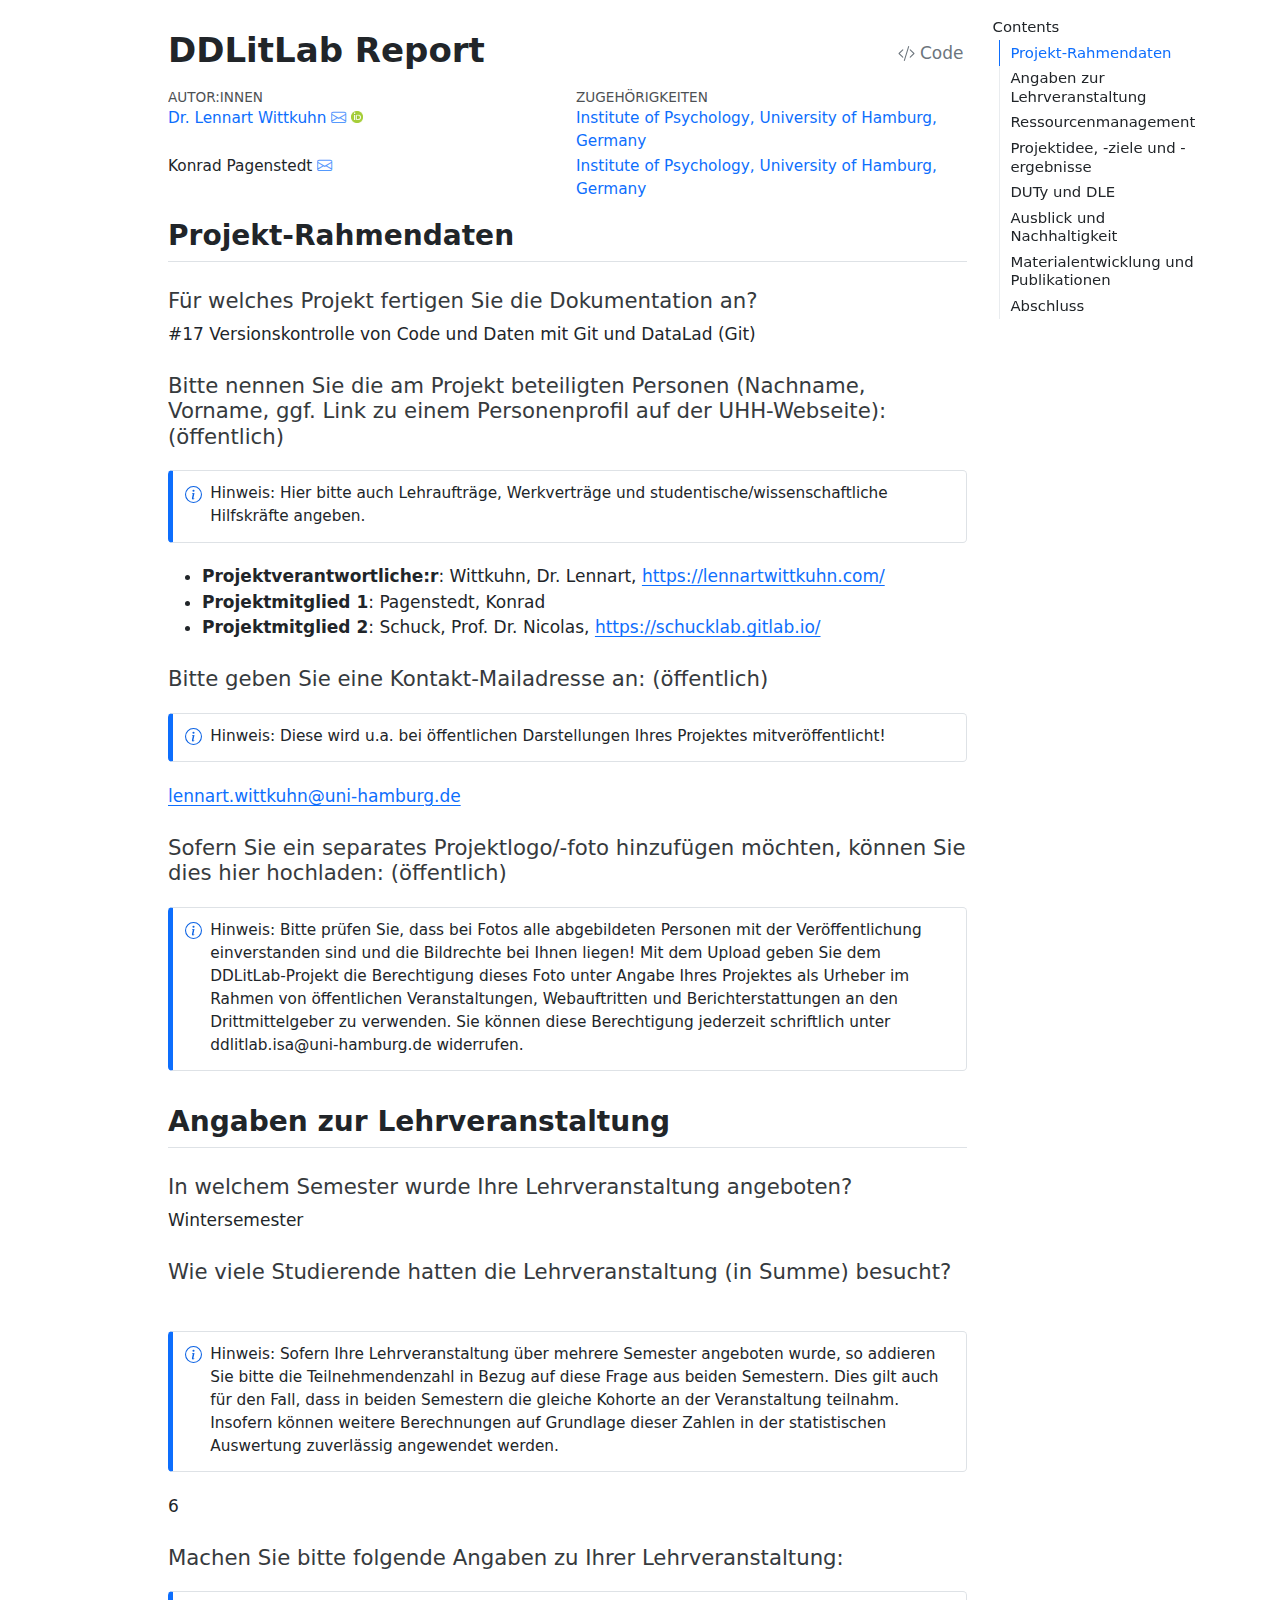
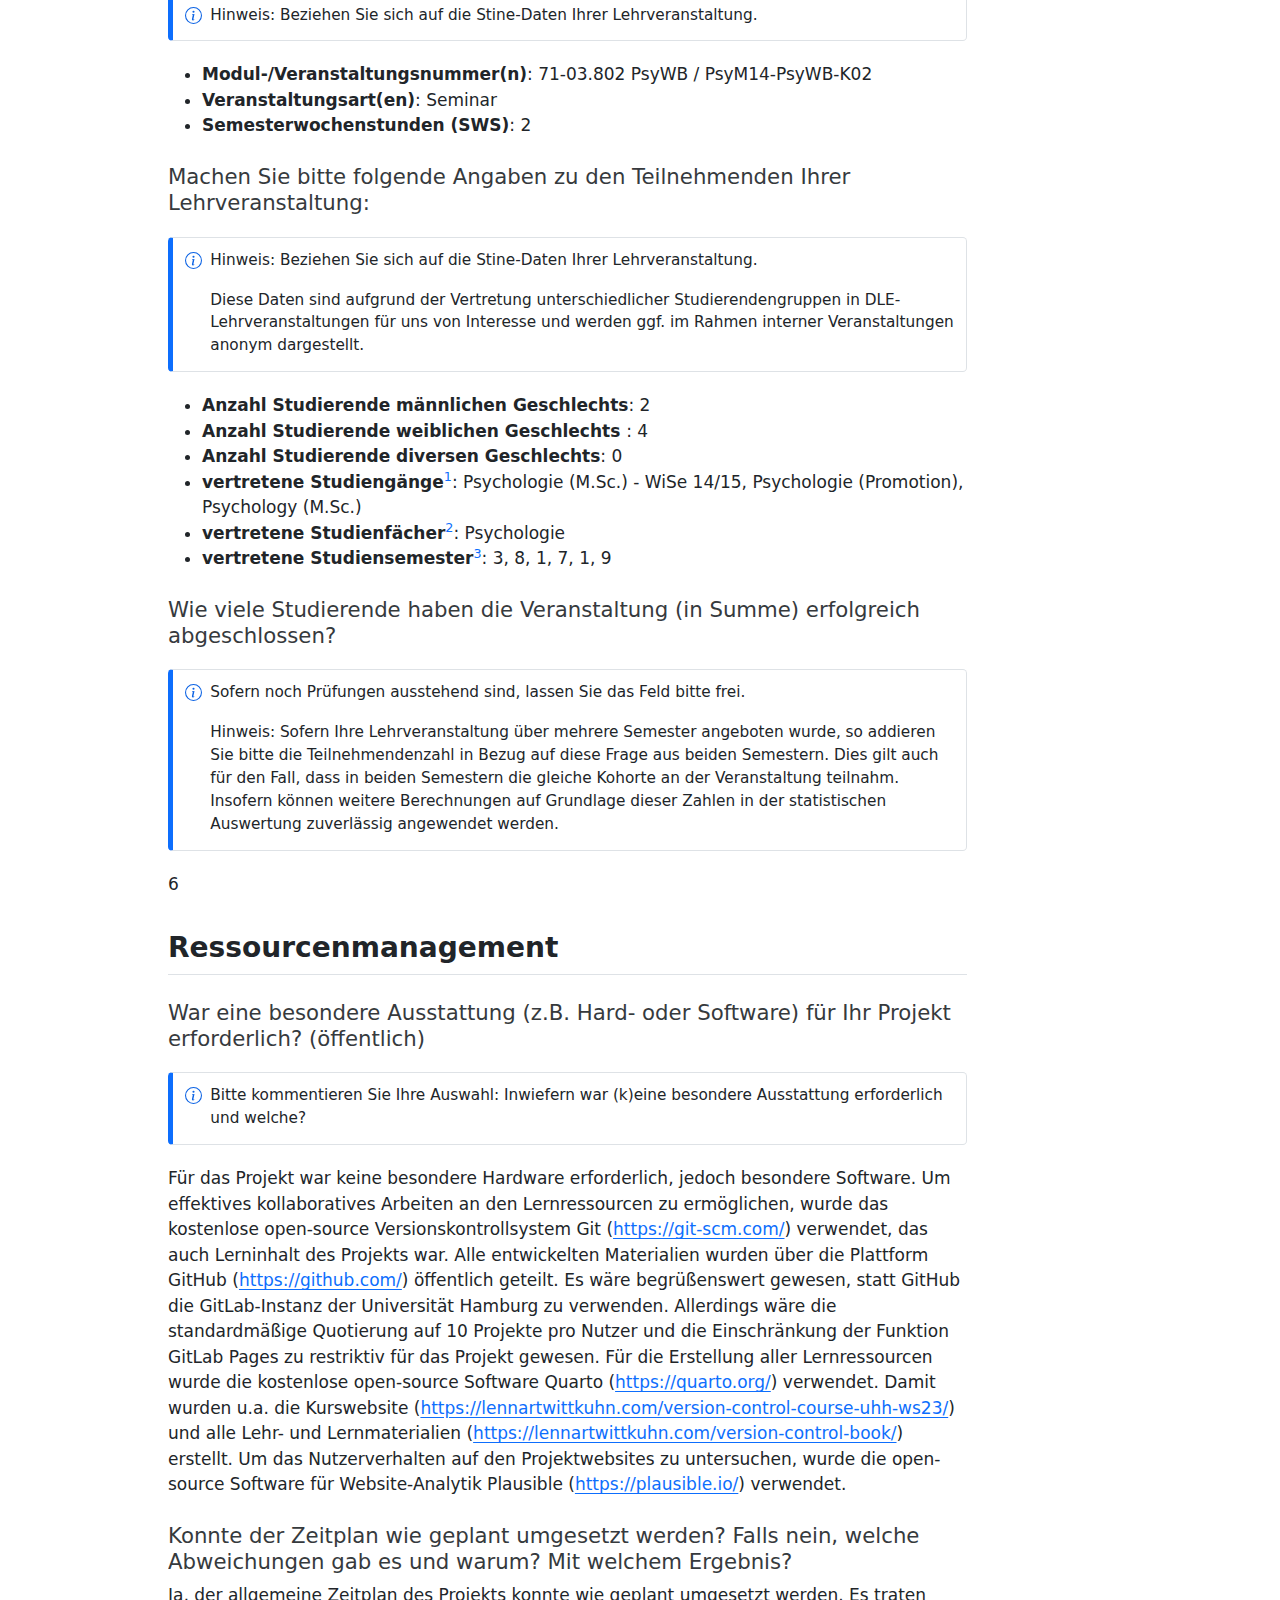
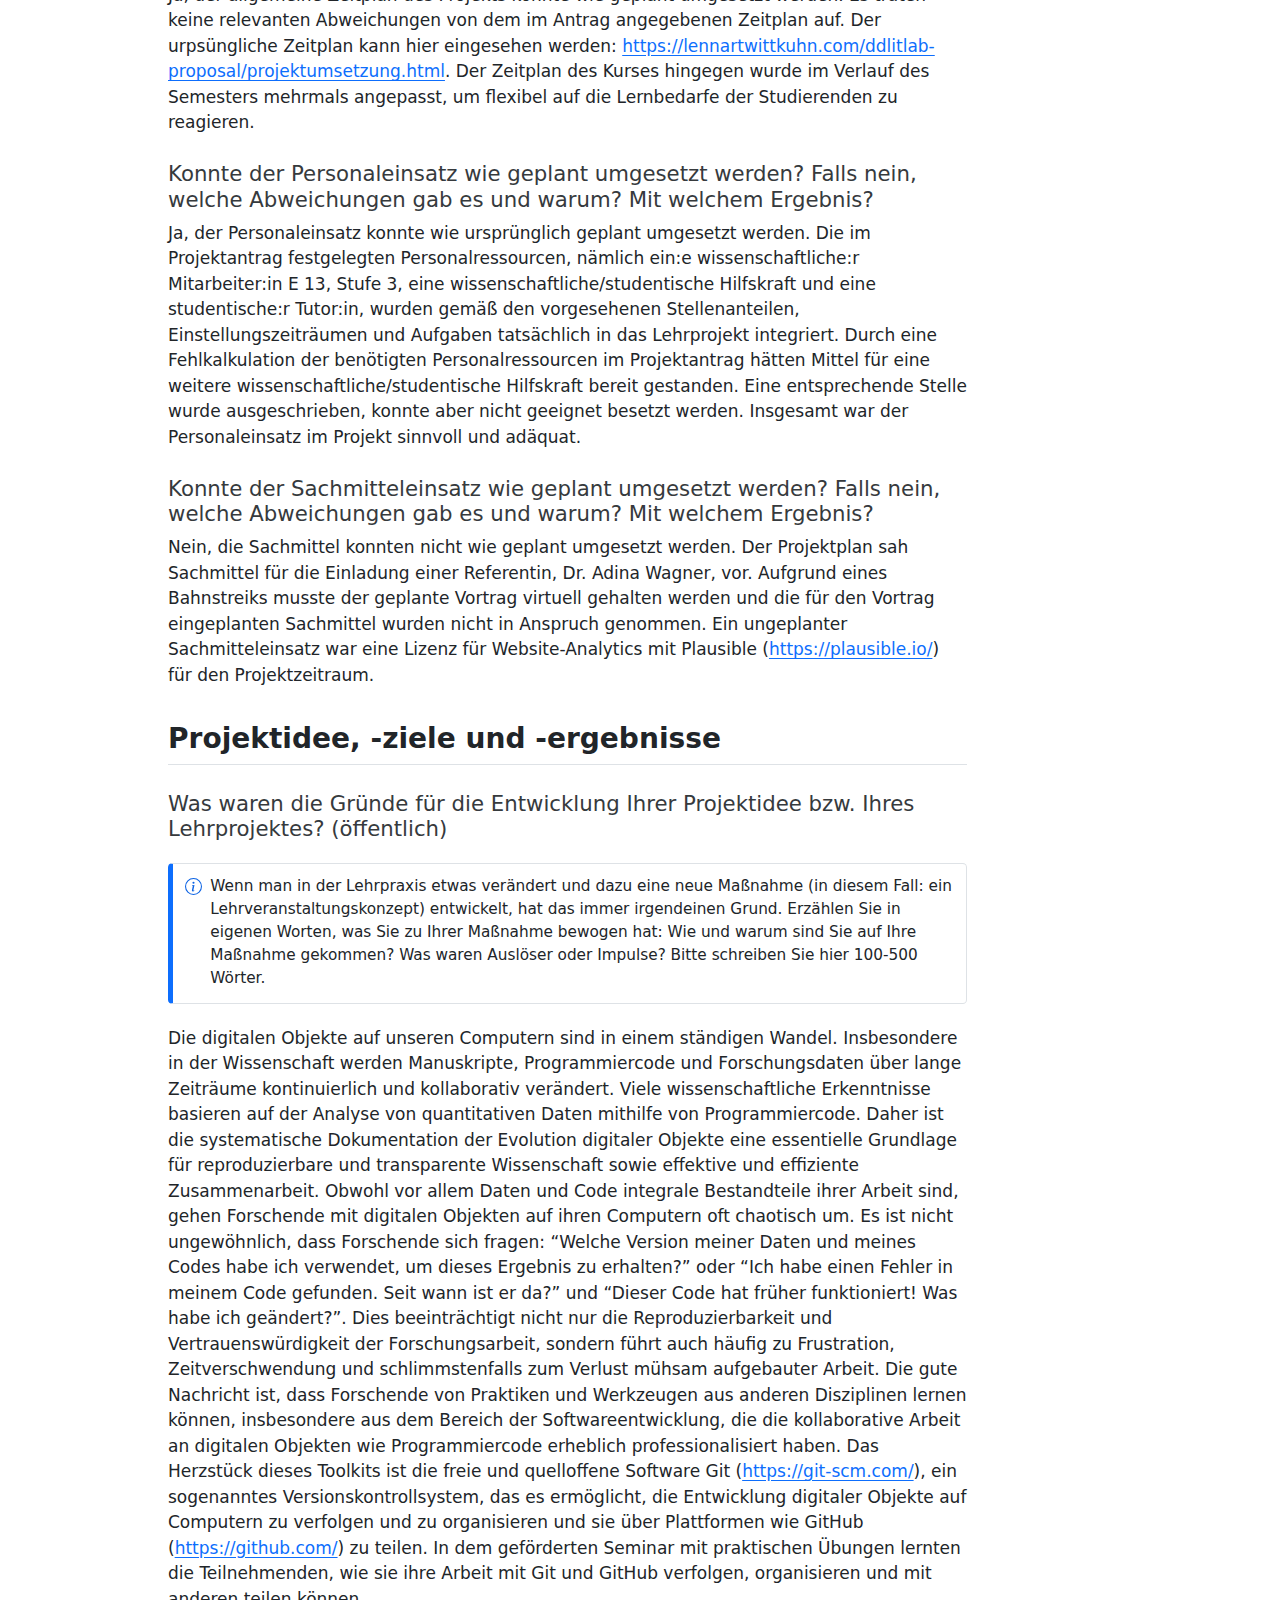
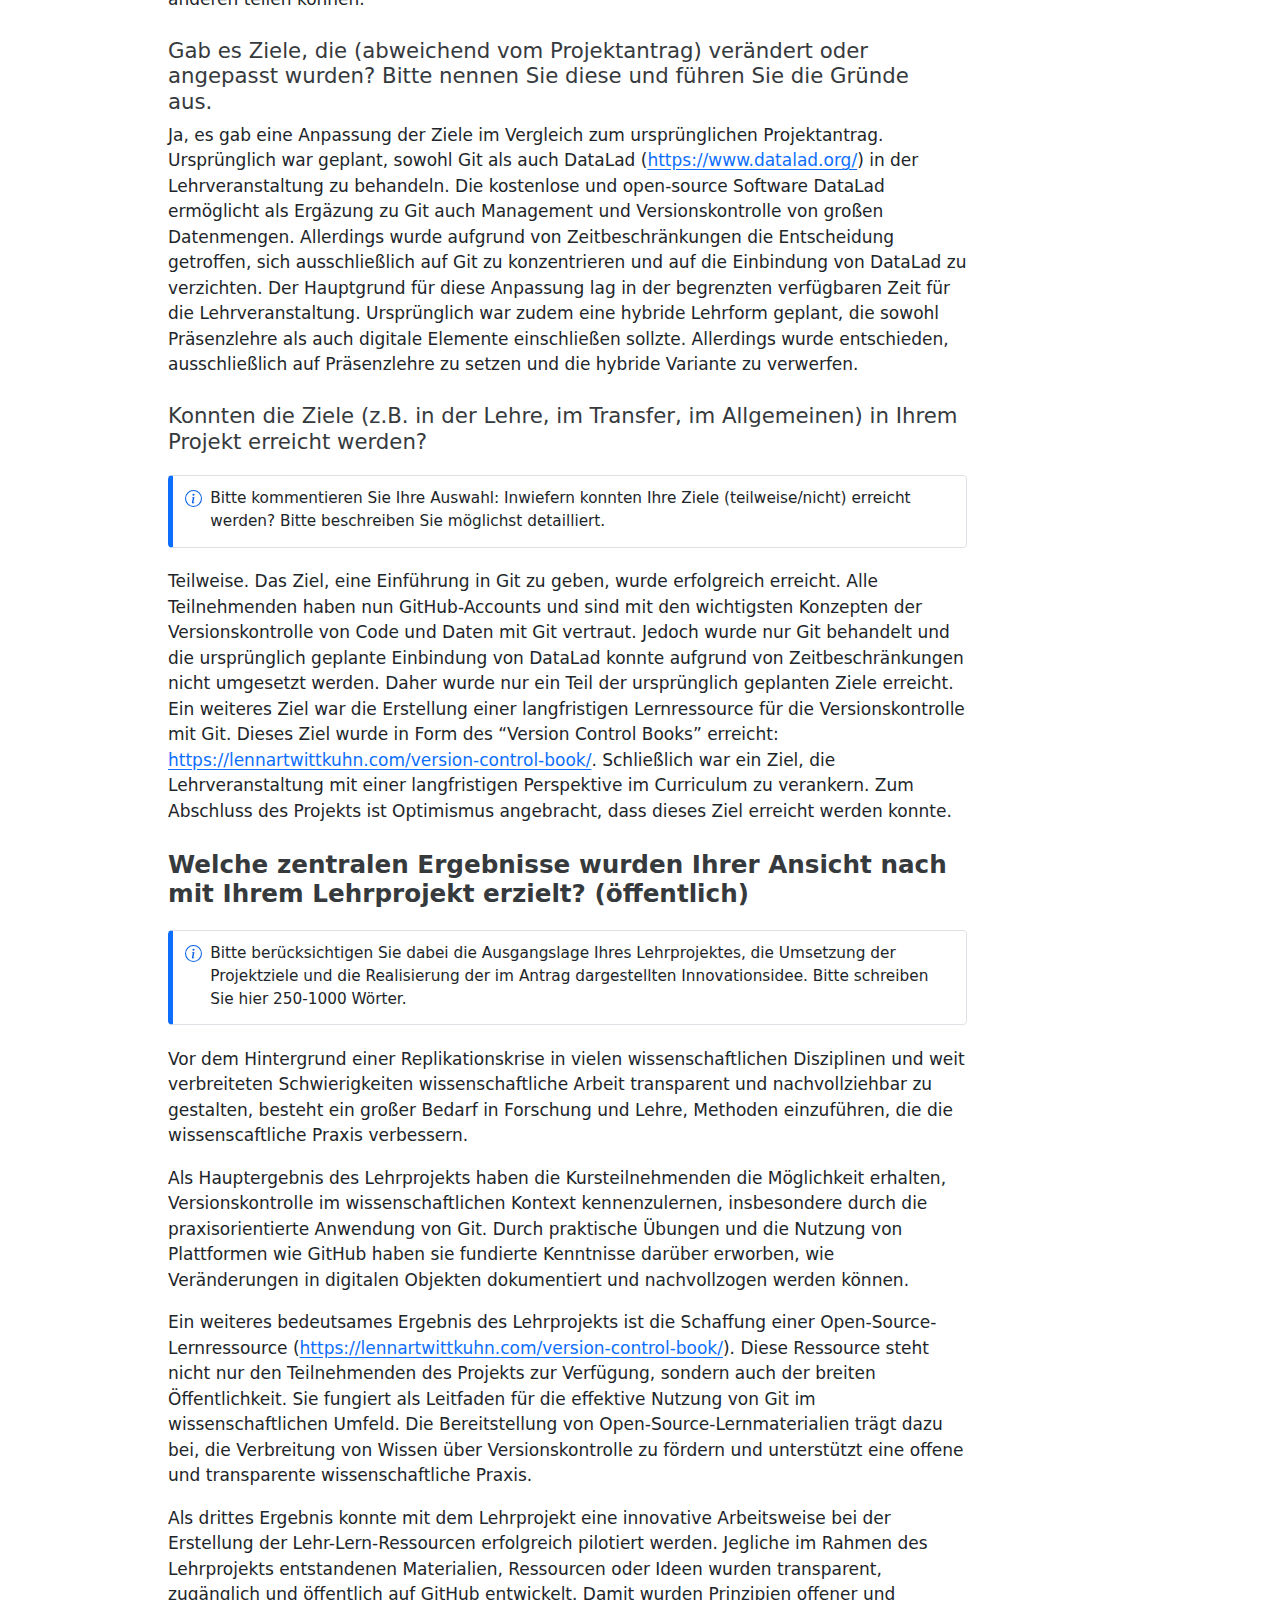
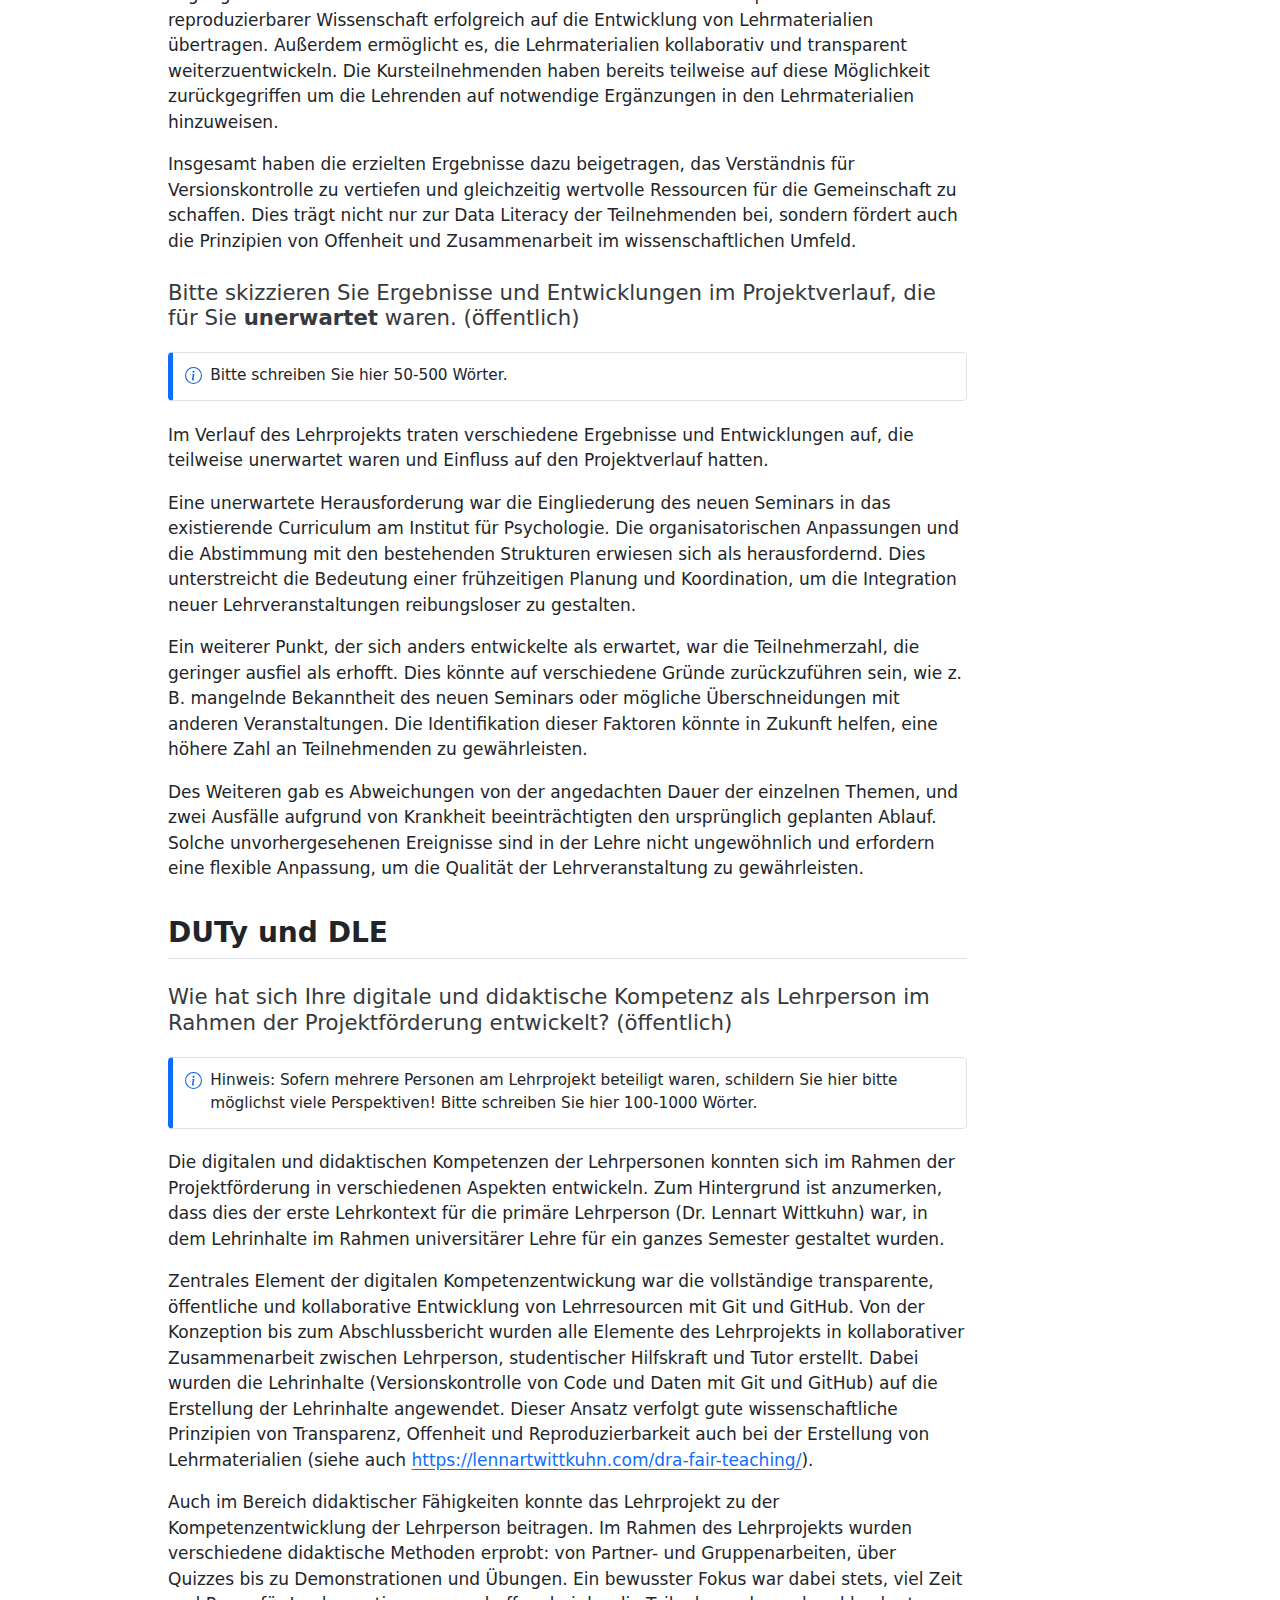
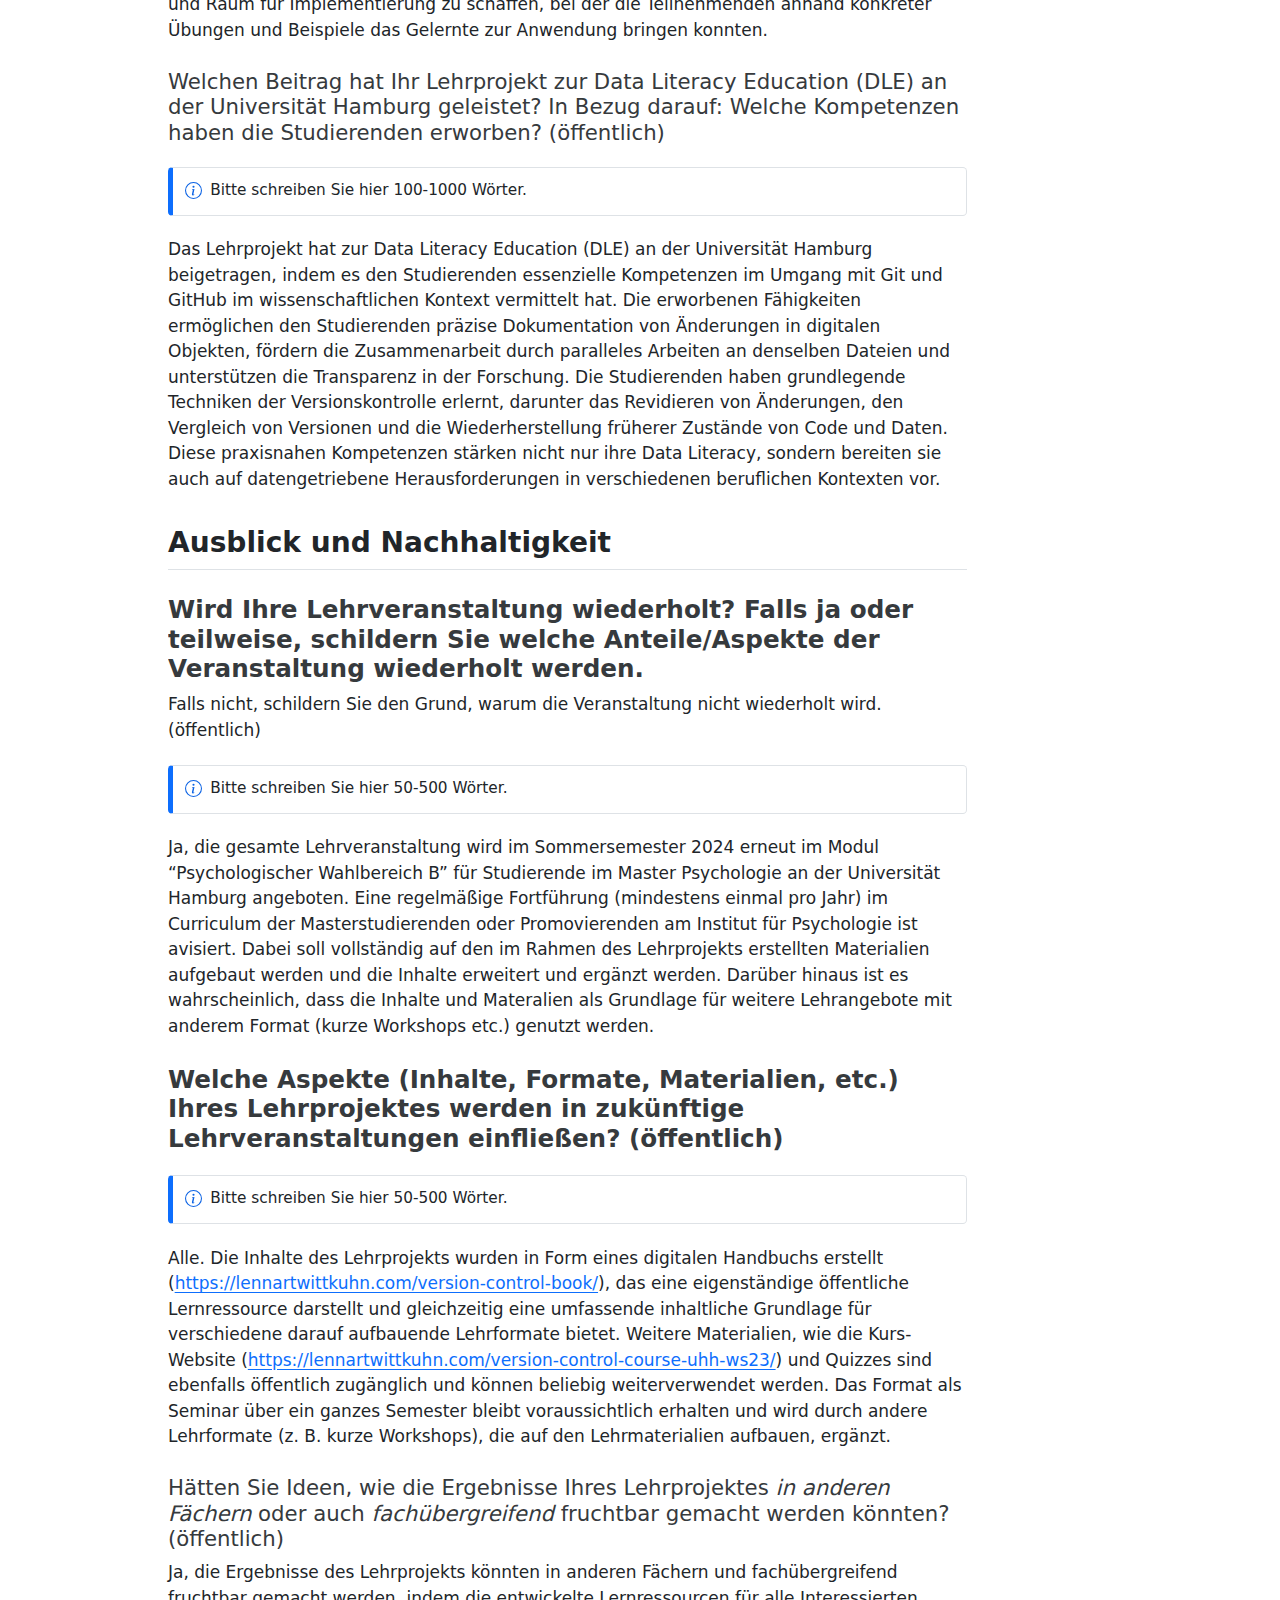
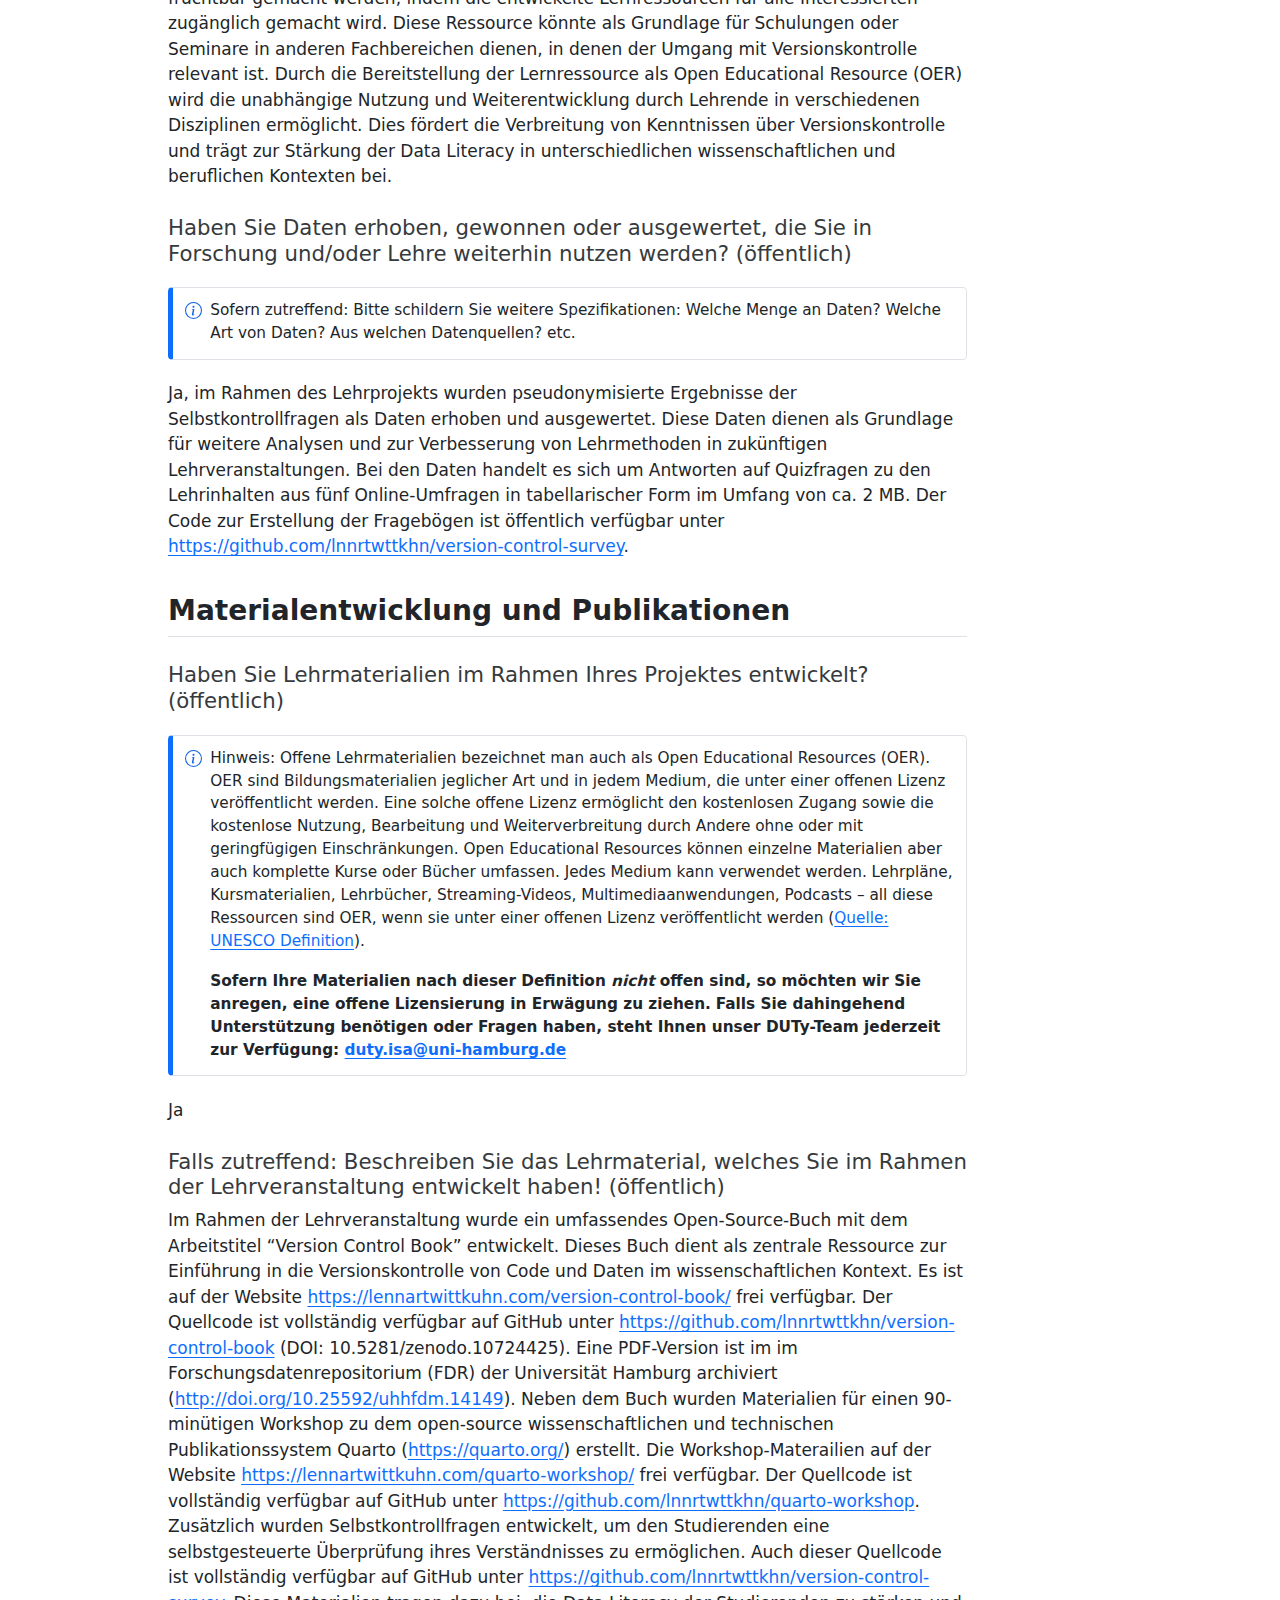
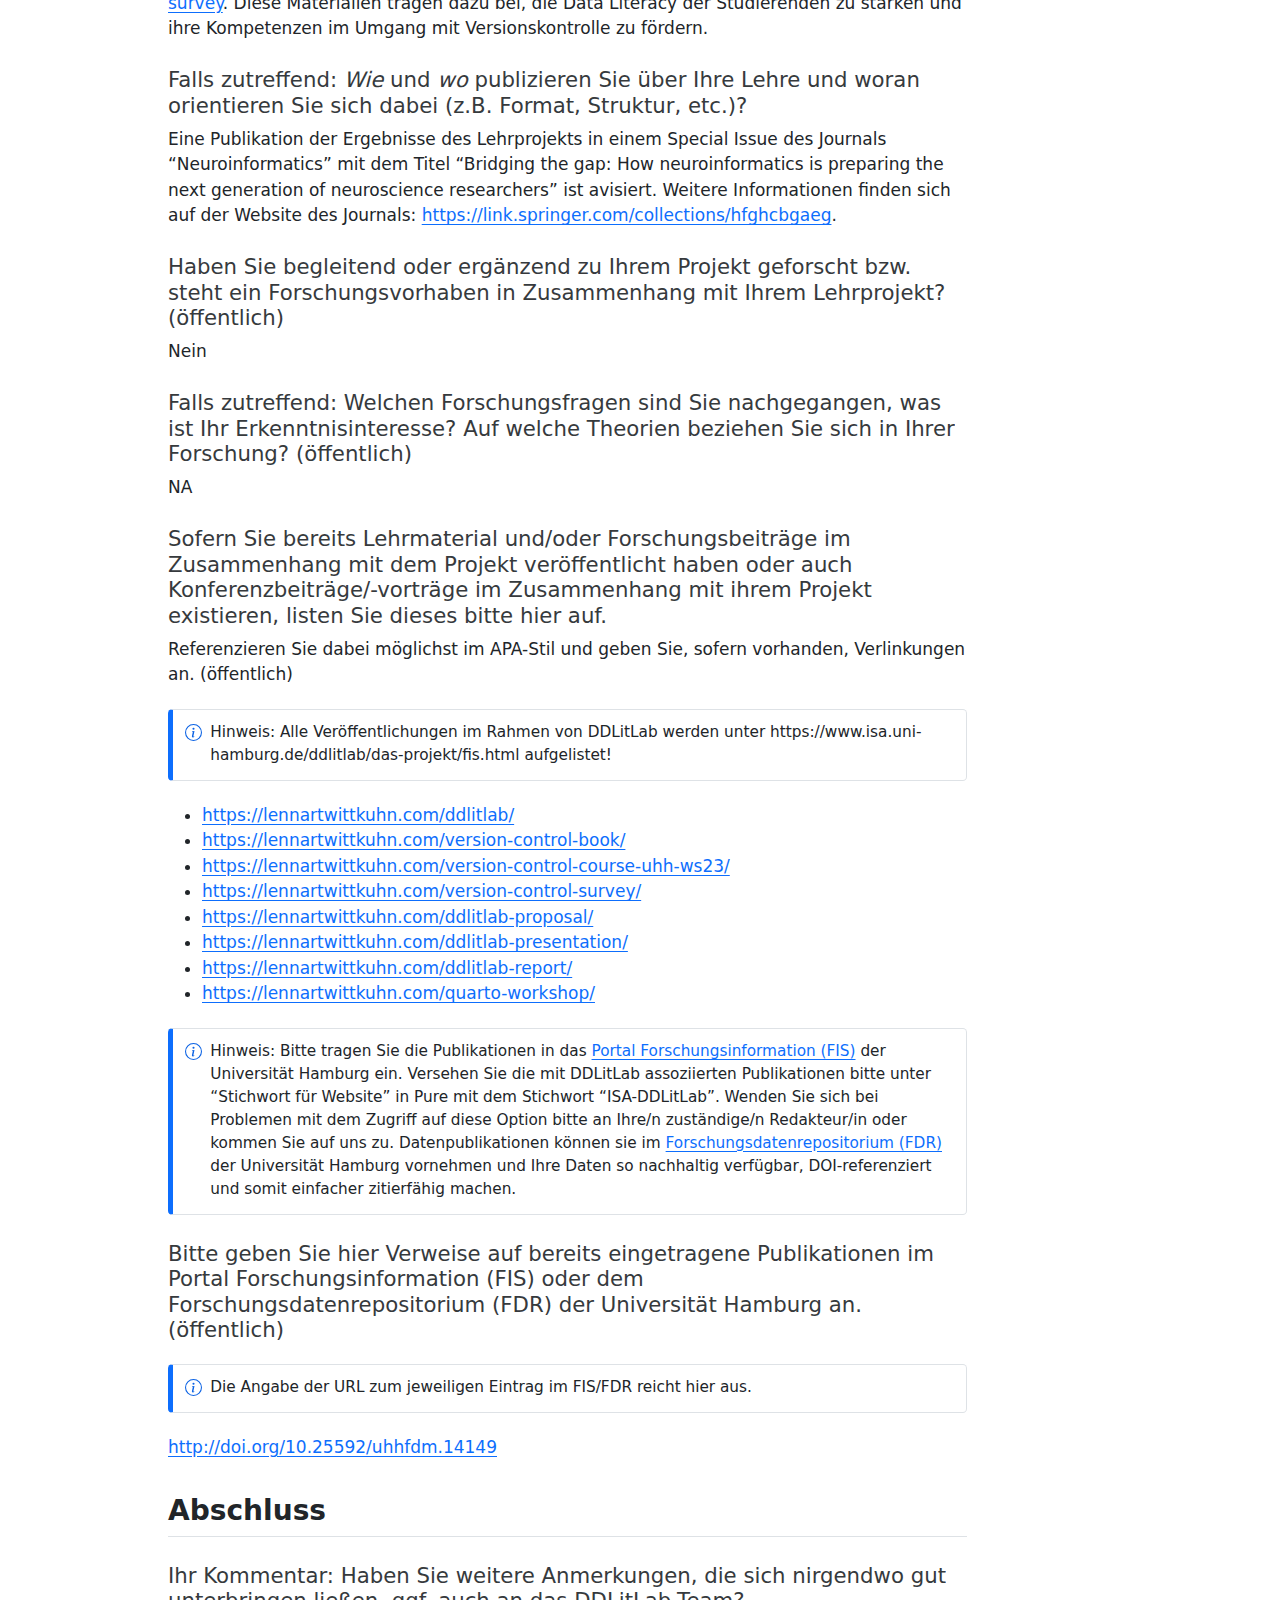
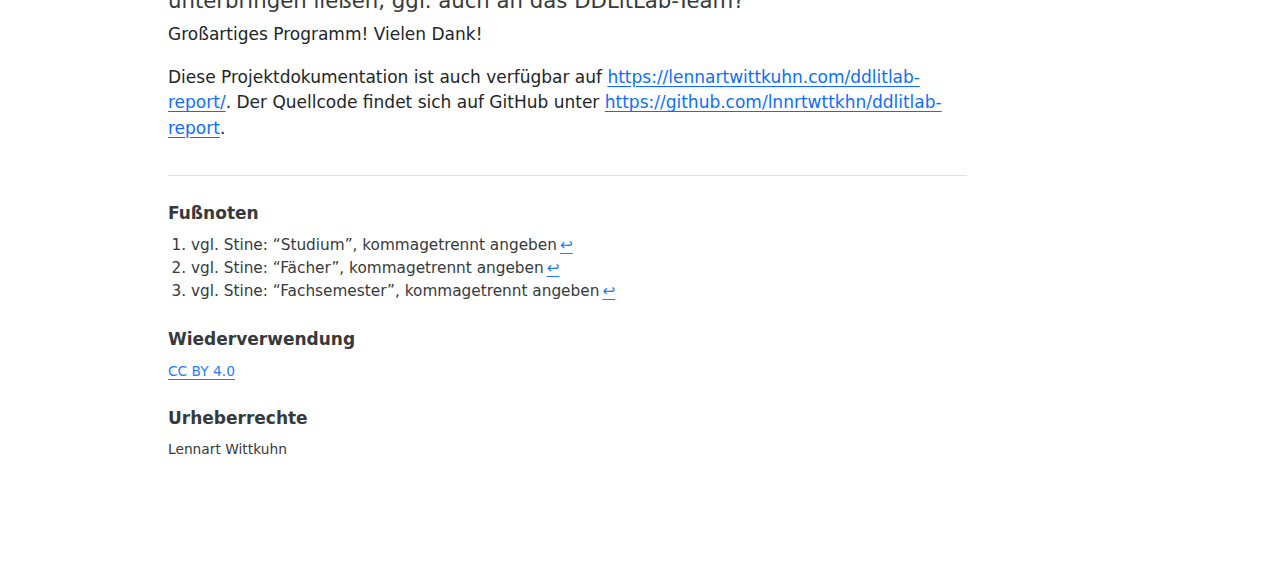
<file: index.html>
<!DOCTYPE html>
<html xmlns="http://www.w3.org/1999/xhtml" lang="de" xml:lang="de"><head>

<meta charset="utf-8">
<meta name="generator" content="quarto-1.4.550">

<meta name="viewport" content="width=device-width, initial-scale=1.0, user-scalable=yes">


<title>DDLitLab Report</title>
<style>
code{white-space: pre-wrap;}
span.smallcaps{font-variant: small-caps;}
div.columns{display: flex; gap: min(4vw, 1.5em);}
div.column{flex: auto; overflow-x: auto;}
div.hanging-indent{margin-left: 1.5em; text-indent: -1.5em;}
ul.task-list{list-style: none;}
ul.task-list li input[type="checkbox"] {
  width: 0.8em;
  margin: 0 0.8em 0.2em -1em; /* quarto-specific, see https://github.com/quarto-dev/quarto-cli/issues/4556 */ 
  vertical-align: middle;
}
</style>


<script src="site_libs/quarto-nav/quarto-nav.js"></script>
<script src="site_libs/clipboard/clipboard.min.js"></script>
<script src="site_libs/quarto-search/autocomplete.umd.js"></script>
<script src="site_libs/quarto-search/fuse.min.js"></script>
<script src="site_libs/quarto-search/quarto-search.js"></script>
<meta name="quarto:offset" content="./">
<script src="site_libs/quarto-html/quarto.js"></script>
<script src="site_libs/quarto-html/popper.min.js"></script>
<script src="site_libs/quarto-html/tippy.umd.min.js"></script>
<script src="site_libs/quarto-html/anchor.min.js"></script>
<link href="site_libs/quarto-html/tippy.css" rel="stylesheet">
<link href="site_libs/quarto-html/quarto-syntax-highlighting.css" rel="stylesheet" id="quarto-text-highlighting-styles">
<script src="site_libs/bootstrap/bootstrap.min.js"></script>
<link href="site_libs/bootstrap/bootstrap-icons.css" rel="stylesheet">
<link href="site_libs/bootstrap/bootstrap.min.css" rel="stylesheet" id="quarto-bootstrap" data-mode="light">
<script id="quarto-search-options" type="application/json">{
  "location": "sidebar",
  "copy-button": false,
  "collapse-after": 3,
  "panel-placement": "start",
  "type": "textbox",
  "limit": 50,
  "keyboard-shortcut": [
    "f",
    "/",
    "s"
  ],
  "show-item-context": false,
  "language": {
    "search-no-results-text": "Keine Treffer",
    "search-matching-documents-text": "Treffer",
    "search-copy-link-title": "Link in die Suche kopieren",
    "search-hide-matches-text": "Zusätzliche Treffer verbergen",
    "search-more-match-text": "weitere Treffer in diesem Dokument",
    "search-more-matches-text": "weitere Treffer in diesem Dokument",
    "search-clear-button-title": "Zurücksetzen",
    "search-text-placeholder": "",
    "search-detached-cancel-button-title": "Abbrechen",
    "search-submit-button-title": "Abschicken",
    "search-label": "Suchen"
  }
}</script>
<style>html{ scroll-behavior: smooth; }</style>


</head>

<body>

<div id="quarto-search-results"></div>
<!-- content -->
<div id="quarto-content" class="quarto-container page-columns page-rows-contents page-layout-article">
<!-- sidebar -->
<!-- margin-sidebar -->
    <div id="quarto-margin-sidebar" class="sidebar margin-sidebar">
        <nav id="TOC" role="doc-toc" class="toc-active" data-toc-expanded="99">
    <h2 id="toc-title">Contents</h2>
   
  <ul class="collapse">
  <li><a href="#projekt-rahmendaten" id="toc-projekt-rahmendaten" class="nav-link active" data-scroll-target="#projekt-rahmendaten">Projekt-Rahmendaten</a></li>
  <li><a href="#angaben-zur-lehrveranstaltung" id="toc-angaben-zur-lehrveranstaltung" class="nav-link" data-scroll-target="#angaben-zur-lehrveranstaltung">Angaben zur Lehrveranstaltung</a></li>
  <li><a href="#ressourcenmanagement" id="toc-ressourcenmanagement" class="nav-link" data-scroll-target="#ressourcenmanagement">Ressourcenmanagement</a></li>
  <li><a href="#projektidee--ziele-und--ergebnisse" id="toc-projektidee--ziele-und--ergebnisse" class="nav-link" data-scroll-target="#projektidee--ziele-und--ergebnisse">Projektidee, -ziele und -ergebnisse</a></li>
  <li><a href="#duty-und-dle" id="toc-duty-und-dle" class="nav-link" data-scroll-target="#duty-und-dle">DUTy und DLE</a></li>
  <li><a href="#ausblick-und-nachhaltigkeit" id="toc-ausblick-und-nachhaltigkeit" class="nav-link" data-scroll-target="#ausblick-und-nachhaltigkeit">Ausblick und Nachhaltigkeit</a></li>
  <li><a href="#materialentwicklung-und-publikationen" id="toc-materialentwicklung-und-publikationen" class="nav-link" data-scroll-target="#materialentwicklung-und-publikationen">Materialentwicklung und Publikationen</a></li>
  <li><a href="#abschluss" id="toc-abschluss" class="nav-link" data-scroll-target="#abschluss">Abschluss</a></li>
  </ul>
</nav>
    </div>
<!-- main -->
<main class="content" id="quarto-document-content">

<header id="title-block-header" class="quarto-title-block default">
<div class="quarto-title">
<div class="quarto-title-block"><div><h1 class="title">DDLitLab Report</h1><button type="button" class="btn code-tools-button" id="quarto-code-tools-source" data-quarto-source-url="https://github.com/lnnrtwttkhn/ddlitlab-report"><i class="bi"></i> Code</button></div></div>
</div>


<div class="quarto-title-meta-author">
  <div class="quarto-title-meta-heading">Autor:innen</div>
  <div class="quarto-title-meta-heading">Zugehörigkeiten</div>
  
    <div class="quarto-title-meta-contents">
    <p class="author"><a href="https://lennartwittkuhn.com/">Dr.&nbsp;Lennart Wittkuhn</a> <a href="mailto:lennart.wittkuhn@uni-hamburg.de" class="quarto-title-author-email"><i class="bi bi-envelope"></i></a> <a href="https://orcid.org/0000-0003-2966-6888" class="quarto-title-author-orcid"> <img src="[data-uri]"></a></p>
  </div>
  <div class="quarto-title-meta-contents">
        <p class="affiliation">
            <a href="https://www.psy.uni-hamburg.de/en.html">
            Institute of Psychology, University of Hamburg, Germany
            </a>
          </p>
      </div>
    <div class="quarto-title-meta-contents">
    <p class="author">Konrad Pagenstedt <a href="mailto:konrad@pagenstedt.de" class="quarto-title-author-email"><i class="bi bi-envelope"></i></a> </p>
  </div>
  <div class="quarto-title-meta-contents">
        <p class="affiliation">
            <a href="https://www.psy.uni-hamburg.de/en.html">
            Institute of Psychology, University of Hamburg, Germany
            </a>
          </p>
      </div>
  </div>

<div class="quarto-title-meta">

      
  
    
  </div>
  


</header>


<section id="projekt-rahmendaten" class="level2">
<h2 class="anchored" data-anchor-id="projekt-rahmendaten">Projekt-Rahmendaten</h2>
<section id="für-welches-projekt-fertigen-sie-die-dokumentation-an" class="level4">
<h4 class="anchored" data-anchor-id="für-welches-projekt-fertigen-sie-die-dokumentation-an">Für welches Projekt fertigen Sie die Dokumentation an?</h4>
<p>#17 Versionskontrolle von Code und Daten mit Git und DataLad (Git)</p>
</section>
<section id="bitte-nennen-sie-die-am-projekt-beteiligten-personen-nachname-vorname-ggf.-link-zu-einem-personenprofil-auf-der-uhh-webseite-öffentlich" class="level4">
<h4 class="anchored" data-anchor-id="bitte-nennen-sie-die-am-projekt-beteiligten-personen-nachname-vorname-ggf.-link-zu-einem-personenprofil-auf-der-uhh-webseite-öffentlich">Bitte nennen Sie die am Projekt beteiligten Personen (Nachname, Vorname, ggf. Link zu einem Personenprofil auf der UHH-Webseite): (öffentlich)</h4>
<div class="callout callout-style-simple callout-note">
<div class="callout-body d-flex">
<div class="callout-icon-container">
<i class="callout-icon"></i>
</div>
<div class="callout-body-container">
<p>Hinweis: Hier bitte auch Lehraufträge, Werkverträge und studentische/wissenschaftliche Hilfskräfte angeben.</p>
</div>
</div>
</div>
<ul>
<li><strong>Projektverantwortliche:r</strong>: Wittkuhn, Dr.&nbsp;Lennart, <a href="https://lennartwittkuhn.com/" class="uri">https://lennartwittkuhn.com/</a></li>
<li><strong>Projektmitglied 1</strong>: Pagenstedt, Konrad</li>
<li><strong>Projektmitglied 2</strong>: Schuck, Prof.&nbsp;Dr.&nbsp;Nicolas, <a href="https://schucklab.gitlab.io/" class="uri">https://schucklab.gitlab.io/</a></li>
</ul>
</section>
<section id="bitte-geben-sie-eine-kontakt-mailadresse-an-öffentlich" class="level4">
<h4 class="anchored" data-anchor-id="bitte-geben-sie-eine-kontakt-mailadresse-an-öffentlich">Bitte geben Sie eine Kontakt-Mailadresse an: (öffentlich)</h4>
<div class="callout callout-style-simple callout-note">
<div class="callout-body d-flex">
<div class="callout-icon-container">
<i class="callout-icon"></i>
</div>
<div class="callout-body-container">
<p>Hinweis: Diese wird u.a. bei öffentlichen Darstellungen Ihres Projektes mitveröffentlicht!</p>
</div>
</div>
</div>
<p><a href="mailto:lennart.wittkuhn@uni-hamburg.de">lennart.wittkuhn@uni-hamburg.de</a></p>
</section>
<section id="sofern-sie-ein-separates-projektlogo-foto-hinzufügen-möchten-können-sie-dies-hier-hochladen-öffentlich" class="level4">
<h4 class="anchored" data-anchor-id="sofern-sie-ein-separates-projektlogo-foto-hinzufügen-möchten-können-sie-dies-hier-hochladen-öffentlich">Sofern Sie ein separates Projektlogo/-foto hinzufügen möchten, können Sie dies hier hochladen: (öffentlich)</h4>
<div class="callout callout-style-simple callout-note">
<div class="callout-body d-flex">
<div class="callout-icon-container">
<i class="callout-icon"></i>
</div>
<div class="callout-body-container">
<p>Hinweis: Bitte prüfen Sie, dass bei Fotos alle abgebildeten Personen mit der Veröffentlichung einverstanden sind und die Bildrechte bei Ihnen liegen! Mit dem Upload geben Sie dem DDLitLab-Projekt die Berechtigung dieses Foto unter Angabe Ihres Projektes als Urheber im Rahmen von öffentlichen Veranstaltungen, Webauftritten und Berichterstattungen an den Drittmittelgeber zu verwenden. Sie können diese Berechtigung jederzeit schriftlich unter ddlitlab.isa@uni-hamburg.de widerrufen.</p>
</div>
</div>
</div>
</section>
</section>
<section id="angaben-zur-lehrveranstaltung" class="level2">
<h2 class="anchored" data-anchor-id="angaben-zur-lehrveranstaltung">Angaben zur Lehrveranstaltung</h2>
<section id="in-welchem-semester-wurde-ihre-lehrveranstaltung-angeboten" class="level4">
<h4 class="anchored" data-anchor-id="in-welchem-semester-wurde-ihre-lehrveranstaltung-angeboten">In welchem Semester wurde Ihre Lehrveranstaltung angeboten?</h4>
<p>Wintersemester</p>
</section>
<section id="wie-viele-studierende-hatten-die-lehrveranstaltung-in-summe-besucht" class="level4">
<h4 class="anchored" data-anchor-id="wie-viele-studierende-hatten-die-lehrveranstaltung-in-summe-besucht">Wie viele Studierende hatten die Lehrveranstaltung (in Summe) besucht?</h4>
<div class="callout callout-style-simple callout-note">
<div class="callout-body d-flex">
<div class="callout-icon-container">
<i class="callout-icon"></i>
</div>
<div class="callout-body-container">
<p>Hinweis: Sofern Ihre Lehrveranstaltung über mehrere Semester angeboten wurde, so addieren Sie bitte die Teilnehmendenzahl in Bezug auf diese Frage aus beiden Semestern. Dies gilt auch für den Fall, dass in beiden Semestern die gleiche Kohorte an der Veranstaltung teilnahm. Insofern können weitere Berechnungen auf Grundlage dieser Zahlen in der statistischen Auswertung zuverlässig angewendet werden.</p>
</div>
</div>
</div>
<p>6</p>
</section>
<section id="machen-sie-bitte-folgende-angaben-zu-ihrer-lehrveranstaltung" class="level4">
<h4 class="anchored" data-anchor-id="machen-sie-bitte-folgende-angaben-zu-ihrer-lehrveranstaltung">Machen Sie bitte folgende Angaben zu Ihrer Lehrveranstaltung:</h4>
<div class="callout callout-style-simple callout-note">
<div class="callout-body d-flex">
<div class="callout-icon-container">
<i class="callout-icon"></i>
</div>
<div class="callout-body-container">
<p>Hinweis: Beziehen Sie sich auf die Stine-Daten Ihrer Lehrveranstaltung.</p>
</div>
</div>
</div>
<ul>
<li><strong>Modul-/Veranstaltungsnummer(n)</strong>: 71-03.802 PsyWB / PsyM14-PsyWB-K02</li>
<li><strong>Veranstaltungsart(en)</strong>: Seminar</li>
<li><strong>Semesterwochenstunden (SWS)</strong>: 2</li>
</ul>
</section>
<section id="machen-sie-bitte-folgende-angaben-zu-den-teilnehmenden-ihrer-lehrveranstaltung" class="level4">
<h4 class="anchored" data-anchor-id="machen-sie-bitte-folgende-angaben-zu-den-teilnehmenden-ihrer-lehrveranstaltung">Machen Sie bitte folgende Angaben zu den Teilnehmenden Ihrer Lehrveranstaltung:</h4>
<div class="callout callout-style-simple callout-note">
<div class="callout-body d-flex">
<div class="callout-icon-container">
<i class="callout-icon"></i>
</div>
<div class="callout-body-container">
<p>Hinweis: Beziehen Sie sich auf die Stine-Daten Ihrer Lehrveranstaltung.</p>
<p>Diese Daten sind aufgrund der Vertretung unterschiedlicher Studierendengruppen in DLE-Lehrveranstaltungen für uns von Interesse und werden ggf. im Rahmen interner Veranstaltungen anonym dargestellt.</p>
</div>
</div>
</div>
<ul>
<li><strong>Anzahl Studierende männlichen Geschlechts</strong>: 2</li>
<li><strong>Anzahl Studierende weiblichen Geschlechts </strong>: 4</li>
<li><strong>Anzahl Studierende diversen Geschlechts</strong>: 0</li>
<li><strong>vertretene Studiengänge</strong><a href="#fn1" class="footnote-ref" id="fnref1" role="doc-noteref"><sup>1</sup></a>: Psychologie (M.Sc.) - WiSe 14/15, Psychologie (Promotion), Psychology (M.Sc.)</li>
<li><strong>vertretene Studienfächer</strong><a href="#fn2" class="footnote-ref" id="fnref2" role="doc-noteref"><sup>2</sup></a>: Psychologie</li>
<li><strong>vertretene Studiensemester</strong><a href="#fn3" class="footnote-ref" id="fnref3" role="doc-noteref"><sup>3</sup></a>: 3, 8, 1, 7, 1, 9</li>
</ul>
</section>
<section id="wie-viele-studierende-haben-die-veranstaltung-in-summe-erfolgreich-abgeschlossen" class="level4">
<h4 class="anchored" data-anchor-id="wie-viele-studierende-haben-die-veranstaltung-in-summe-erfolgreich-abgeschlossen">Wie viele Studierende haben die Veranstaltung (in Summe) erfolgreich abgeschlossen?</h4>
<div class="callout callout-style-simple callout-note">
<div class="callout-body d-flex">
<div class="callout-icon-container">
<i class="callout-icon"></i>
</div>
<div class="callout-body-container">
<p>Sofern noch Prüfungen ausstehend sind, lassen Sie das Feld bitte frei.</p>
<p>Hinweis: Sofern Ihre Lehrveranstaltung über mehrere Semester angeboten wurde, so addieren Sie bitte die Teilnehmendenzahl in Bezug auf diese Frage aus beiden Semestern. Dies gilt auch für den Fall, dass in beiden Semestern die gleiche Kohorte an der Veranstaltung teilnahm. Insofern können weitere Berechnungen auf Grundlage dieser Zahlen in der statistischen Auswertung zuverlässig angewendet werden.</p>
</div>
</div>
</div>
<p>6</p>
</section>
</section>
<section id="ressourcenmanagement" class="level2">
<h2 class="anchored" data-anchor-id="ressourcenmanagement">Ressourcenmanagement</h2>
<section id="war-eine-besondere-ausstattung-z.b.-hard--oder-software-für-ihr-projekt-erforderlich-öffentlich" class="level4">
<h4 class="anchored" data-anchor-id="war-eine-besondere-ausstattung-z.b.-hard--oder-software-für-ihr-projekt-erforderlich-öffentlich">War eine besondere Ausstattung (z.B. Hard- oder Software) für Ihr Projekt erforderlich? (öffentlich)</h4>
<div class="callout callout-style-simple callout-note">
<div class="callout-body d-flex">
<div class="callout-icon-container">
<i class="callout-icon"></i>
</div>
<div class="callout-body-container">
<p>Bitte kommentieren Sie Ihre Auswahl: Inwiefern war (k)eine besondere Ausstattung erforderlich und welche?</p>
</div>
</div>
</div>
<p>Für das Projekt war keine besondere Hardware erforderlich, jedoch besondere Software. Um effektives kollaboratives Arbeiten an den Lernressourcen zu ermöglichen, wurde das kostenlose open-source Versionskontrollsystem Git (<a href="https://git-scm.com/" class="uri">https://git-scm.com/</a>) verwendet, das auch Lerninhalt des Projekts war. Alle entwickelten Materialien wurden über die Plattform GitHub (<a href="https://github.com/" class="uri">https://github.com/</a>) öffentlich geteilt. Es wäre begrüßenswert gewesen, statt GitHub die GitLab-Instanz der Universität Hamburg zu verwenden. Allerdings wäre die standardmäßige Quotierung auf 10 Projekte pro Nutzer und die Einschränkung der Funktion GitLab Pages zu restriktiv für das Projekt gewesen. Für die Erstellung aller Lernressourcen wurde die kostenlose open-source Software Quarto (<a href="https://quarto.org/" class="uri">https://quarto.org/</a>) verwendet. Damit wurden u.a. die Kurswebsite (<a href="https://lennartwittkuhn.com/version-control-course-uhh-ws23/" class="uri">https://lennartwittkuhn.com/version-control-course-uhh-ws23/</a>) und alle Lehr- und Lernmaterialien (<a href="https://lennartwittkuhn.com/version-control-book/" class="uri">https://lennartwittkuhn.com/version-control-book/</a>) erstellt. Um das Nutzerverhalten auf den Projektwebsites zu untersuchen, wurde die open-source Software für Website-Analytik Plausible (<a href="https://plausible.io/" class="uri">https://plausible.io/</a>) verwendet.</p>
</section>
<section id="konnte-der-zeitplan-wie-geplant-umgesetzt-werden-falls-nein-welche-abweichungen-gab-es-und-warum-mit-welchem-ergebnis" class="level4">
<h4 class="anchored" data-anchor-id="konnte-der-zeitplan-wie-geplant-umgesetzt-werden-falls-nein-welche-abweichungen-gab-es-und-warum-mit-welchem-ergebnis">Konnte der Zeitplan wie geplant umgesetzt werden? Falls nein, welche Abweichungen gab es und warum? Mit welchem Ergebnis?</h4>
<p>Ja, der allgemeine Zeitplan des Projekts konnte wie geplant umgesetzt werden. Es traten keine relevanten Abweichungen von dem im Antrag angegebenen Zeitplan auf. Der urpsüngliche Zeitplan kann hier eingesehen werden: <a href="https://lennartwittkuhn.com/ddlitlab-proposal/projektumsetzung.html" class="uri">https://lennartwittkuhn.com/ddlitlab-proposal/projektumsetzung.html</a>. Der Zeitplan des Kurses hingegen wurde im Verlauf des Semesters mehrmals angepasst, um flexibel auf die Lernbedarfe der Studierenden zu reagieren.</p>
</section>
<section id="konnte-der-personaleinsatz-wie-geplant-umgesetzt-werden-falls-nein-welche-abweichungen-gab-es-und-warum-mit-welchem-ergebnis" class="level4">
<h4 class="anchored" data-anchor-id="konnte-der-personaleinsatz-wie-geplant-umgesetzt-werden-falls-nein-welche-abweichungen-gab-es-und-warum-mit-welchem-ergebnis">Konnte der Personaleinsatz wie geplant umgesetzt werden? Falls nein, welche Abweichungen gab es und warum? Mit welchem Ergebnis?</h4>
<p>Ja, der Personaleinsatz konnte wie ursprünglich geplant umgesetzt werden. Die im Projektantrag festgelegten Personalressourcen, nämlich ein:e wissenschaftliche:r Mitarbeiter:in E 13, Stufe 3, eine wissenschaftliche/studentische Hilfskraft und eine studentische:r Tutor:in, wurden gemäß den vorgesehenen Stellenanteilen, Einstellungszeiträumen und Aufgaben tatsächlich in das Lehrprojekt integriert. Durch eine Fehlkalkulation der benötigten Personalressourcen im Projektantrag hätten Mittel für eine weitere wissenschaftliche/studentische Hilfskraft bereit gestanden. Eine entsprechende Stelle wurde ausgeschrieben, konnte aber nicht geeignet besetzt werden. Insgesamt war der Personaleinsatz im Projekt sinnvoll und adäquat.</p>
</section>
<section id="konnte-der-sachmitteleinsatz-wie-geplant-umgesetzt-werden-falls-nein-welche-abweichungen-gab-es-und-warum-mit-welchem-ergebnis" class="level4">
<h4 class="anchored" data-anchor-id="konnte-der-sachmitteleinsatz-wie-geplant-umgesetzt-werden-falls-nein-welche-abweichungen-gab-es-und-warum-mit-welchem-ergebnis">Konnte der Sachmitteleinsatz wie geplant umgesetzt werden? Falls nein, welche Abweichungen gab es und warum? Mit welchem Ergebnis?</h4>
<p>Nein, die Sachmittel konnten nicht wie geplant umgesetzt werden. Der Projektplan sah Sachmittel für die Einladung einer Referentin, Dr.&nbsp;Adina Wagner, vor. Aufgrund eines Bahnstreiks musste der geplante Vortrag virtuell gehalten werden und die für den Vortrag eingeplanten Sachmittel wurden nicht in Anspruch genommen. Ein ungeplanter Sachmitteleinsatz war eine Lizenz für Website-Analytics mit Plausible (<a href="https://plausible.io/" class="uri">https://plausible.io/</a>) für den Projektzeitraum.</p>
</section>
</section>
<section id="projektidee--ziele-und--ergebnisse" class="level2">
<h2 class="anchored" data-anchor-id="projektidee--ziele-und--ergebnisse">Projektidee, -ziele und -ergebnisse</h2>
<section id="was-waren-die-gründe-für-die-entwicklung-ihrer-projektidee-bzw.-ihres-lehrprojektes-öffentlich" class="level4">
<h4 class="anchored" data-anchor-id="was-waren-die-gründe-für-die-entwicklung-ihrer-projektidee-bzw.-ihres-lehrprojektes-öffentlich">Was waren die Gründe für die Entwicklung Ihrer Projektidee bzw. Ihres Lehrprojektes? (öffentlich)</h4>
<div class="callout callout-style-simple callout-note">
<div class="callout-body d-flex">
<div class="callout-icon-container">
<i class="callout-icon"></i>
</div>
<div class="callout-body-container">
<p>Wenn man in der Lehrpraxis etwas verändert und dazu eine neue Maßnahme (in diesem Fall: ein Lehrveranstaltungskonzept) entwickelt, hat das immer irgendeinen Grund. Erzählen Sie in eigenen Worten, was Sie zu Ihrer Maßnahme bewogen hat: Wie und warum sind Sie auf Ihre Maßnahme gekommen? Was waren Auslöser oder Impulse? Bitte schreiben Sie hier 100-500 Wörter.</p>
</div>
</div>
</div>
<p>Die digitalen Objekte auf unseren Computern sind in einem ständigen Wandel. Insbesondere in der Wissenschaft werden Manuskripte, Programmiercode und Forschungsdaten über lange Zeiträume kontinuierlich und kollaborativ verändert. Viele wissenschaftliche Erkenntnisse basieren auf der Analyse von quantitativen Daten mithilfe von Programmiercode. Daher ist die systematische Dokumentation der Evolution digitaler Objekte eine essentielle Grundlage für reproduzierbare und transparente Wissenschaft sowie effektive und effiziente Zusammenarbeit. Obwohl vor allem Daten und Code integrale Bestandteile ihrer Arbeit sind, gehen Forschende mit digitalen Objekten auf ihren Computern oft chaotisch um. Es ist nicht ungewöhnlich, dass Forschende sich fragen: “Welche Version meiner Daten und meines Codes habe ich verwendet, um dieses Ergebnis zu erhalten?” oder “Ich habe einen Fehler in meinem Code gefunden. Seit wann ist er da?” und “Dieser Code hat früher funktioniert! Was habe ich geändert?”. Dies beeinträchtigt nicht nur die Reproduzierbarkeit und Vertrauenswürdigkeit der Forschungsarbeit, sondern führt auch häufig zu Frustration, Zeitverschwendung und schlimmstenfalls zum Verlust mühsam aufgebauter Arbeit. Die gute Nachricht ist, dass Forschende von Praktiken und Werkzeugen aus anderen Disziplinen lernen können, insbesondere aus dem Bereich der Softwareentwicklung, die die kollaborative Arbeit an digitalen Objekten wie Programmiercode erheblich professionalisiert haben. Das Herzstück dieses Toolkits ist die freie und quelloffene Software Git (<a href="https://git-scm.com/" class="uri">https://git-scm.com/</a>), ein sogenanntes Versionskontrollsystem, das es ermöglicht, die Entwicklung digitaler Objekte auf Computern zu verfolgen und zu organisieren und sie über Plattformen wie GitHub (<a href="https://github.com/" class="uri">https://github.com/</a>) zu teilen. In dem geförderten Seminar mit praktischen Übungen lernten die Teilnehmenden, wie sie ihre Arbeit mit Git und GitHub verfolgen, organisieren und mit anderen teilen können.</p>
</section>
<section id="gab-es-ziele-die-abweichend-vom-projektantrag-verändert-oder-angepasst-wurden-bitte-nennen-sie-diese-und-führen-sie-die-gründe-aus." class="level4">
<h4 class="anchored" data-anchor-id="gab-es-ziele-die-abweichend-vom-projektantrag-verändert-oder-angepasst-wurden-bitte-nennen-sie-diese-und-führen-sie-die-gründe-aus.">Gab es Ziele, die (abweichend vom Projektantrag) verändert oder angepasst wurden? Bitte nennen Sie diese und führen Sie die Gründe aus.</h4>
<p>Ja, es gab eine Anpassung der Ziele im Vergleich zum ursprünglichen Projektantrag. Ursprünglich war geplant, sowohl Git als auch DataLad (<a href="https://www.datalad.org/" class="uri">https://www.datalad.org/</a>) in der Lehrveranstaltung zu behandeln. Die kostenlose und open-source Software DataLad ermöglicht als Ergäzung zu Git auch Management und Versionskontrolle von großen Datenmengen. Allerdings wurde aufgrund von Zeitbeschränkungen die Entscheidung getroffen, sich ausschließlich auf Git zu konzentrieren und auf die Einbindung von DataLad zu verzichten. Der Hauptgrund für diese Anpassung lag in der begrenzten verfügbaren Zeit für die Lehrveranstaltung. Ursprünglich war zudem eine hybride Lehrform geplant, die sowohl Präsenzlehre als auch digitale Elemente einschließen sollzte. Allerdings wurde entschieden, ausschließlich auf Präsenzlehre zu setzen und die hybride Variante zu verwerfen.</p>
</section>
<section id="konnten-die-ziele-z.b.-in-der-lehre-im-transfer-im-allgemeinen-in-ihrem-projekt-erreicht-werden" class="level4">
<h4 class="anchored" data-anchor-id="konnten-die-ziele-z.b.-in-der-lehre-im-transfer-im-allgemeinen-in-ihrem-projekt-erreicht-werden">Konnten die Ziele (z.B. in der Lehre, im Transfer, im Allgemeinen) in Ihrem Projekt erreicht werden?</h4>
<div class="callout callout-style-simple callout-note">
<div class="callout-body d-flex">
<div class="callout-icon-container">
<i class="callout-icon"></i>
</div>
<div class="callout-body-container">
<p>Bitte kommentieren Sie Ihre Auswahl: Inwiefern konnten Ihre Ziele (teilweise/nicht) erreicht werden? Bitte beschreiben Sie möglichst detailliert.</p>
</div>
</div>
</div>
<p>Teilweise. Das Ziel, eine Einführung in Git zu geben, wurde erfolgreich erreicht. Alle Teilnehmenden haben nun GitHub-Accounts und sind mit den wichtigsten Konzepten der Versionskontrolle von Code und Daten mit Git vertraut. Jedoch wurde nur Git behandelt und die ursprünglich geplante Einbindung von DataLad konnte aufgrund von Zeitbeschränkungen nicht umgesetzt werden. Daher wurde nur ein Teil der ursprünglich geplanten Ziele erreicht. Ein weiteres Ziel war die Erstellung einer langfristigen Lernressource für die Versionskontrolle mit Git. Dieses Ziel wurde in Form des “Version Control Books” erreicht: <a href="https://lennartwittkuhn.com/version-control-book/" class="uri">https://lennartwittkuhn.com/version-control-book/</a>. Schließlich war ein Ziel, die Lehrveranstaltung mit einer langfristigen Perspektive im Curriculum zu verankern. Zum Abschluss des Projekts ist Optimismus angebracht, dass dieses Ziel erreicht werden konnte.</p>
</section>
<section id="welche-zentralen-ergebnisse-wurden-ihrer-ansicht-nach-mit-ihrem-lehrprojekt-erzielt-öffentlich" class="level3">
<h3 class="anchored" data-anchor-id="welche-zentralen-ergebnisse-wurden-ihrer-ansicht-nach-mit-ihrem-lehrprojekt-erzielt-öffentlich">Welche zentralen Ergebnisse wurden Ihrer Ansicht nach mit Ihrem Lehrprojekt erzielt? (öffentlich)</h3>
<div class="callout callout-style-simple callout-note">
<div class="callout-body d-flex">
<div class="callout-icon-container">
<i class="callout-icon"></i>
</div>
<div class="callout-body-container">
<p>Bitte berücksichtigen Sie dabei die Ausgangslage Ihres Lehrprojektes, die Umsetzung der Projektziele und die Realisierung der im Antrag dargestellten Innovationsidee. Bitte schreiben Sie hier 250-1000 Wörter.</p>
</div>
</div>
</div>
<p>Vor dem Hintergrund einer Replikationskrise in vielen wissenschaftlichen Disziplinen und weit verbreiteten Schwierigkeiten wissenschaftliche Arbeit transparent und nachvollziehbar zu gestalten, besteht ein großer Bedarf in Forschung und Lehre, Methoden einzuführen, die die wissenscaftliche Praxis verbessern.</p>
<p>Als Hauptergebnis des Lehrprojekts haben die Kursteilnehmenden die Möglichkeit erhalten, Versionskontrolle im wissenschaftlichen Kontext kennenzulernen, insbesondere durch die praxisorientierte Anwendung von Git. Durch praktische Übungen und die Nutzung von Plattformen wie GitHub haben sie fundierte Kenntnisse darüber erworben, wie Veränderungen in digitalen Objekten dokumentiert und nachvollzogen werden können.</p>
<p>Ein weiteres bedeutsames Ergebnis des Lehrprojekts ist die Schaffung einer Open-Source-Lernressource (<a href="https://lennartwittkuhn.com/version-control-book/" class="uri">https://lennartwittkuhn.com/version-control-book/</a>). Diese Ressource steht nicht nur den Teilnehmenden des Projekts zur Verfügung, sondern auch der breiten Öffentlichkeit. Sie fungiert als Leitfaden für die effektive Nutzung von Git im wissenschaftlichen Umfeld. Die Bereitstellung von Open-Source-Lernmaterialien trägt dazu bei, die Verbreitung von Wissen über Versionskontrolle zu fördern und unterstützt eine offene und transparente wissenschaftliche Praxis.</p>
<p>Als drittes Ergebnis konnte mit dem Lehrprojekt eine innovative Arbeitsweise bei der Erstellung der Lehr-Lern-Ressourcen erfolgreich pilotiert werden. Jegliche im Rahmen des Lehrprojekts entstandenen Materialien, Ressourcen oder Ideen wurden transparent, zugänglich und öffentlich auf GitHub entwickelt. Damit wurden Prinzipien offener und reproduzierbarer Wissenschaft erfolgreich auf die Entwicklung von Lehrmaterialien übertragen. Außerdem ermöglicht es, die Lehrmaterialien kollaborativ und transparent weiterzuentwickeln. Die Kursteilnehmenden haben bereits teilweise auf diese Möglichkeit zurückgegriffen um die Lehrenden auf notwendige Ergänzungen in den Lehrmaterialien hinzuweisen.</p>
<p>Insgesamt haben die erzielten Ergebnisse dazu beigetragen, das Verständnis für Versionskontrolle zu vertiefen und gleichzeitig wertvolle Ressourcen für die Gemeinschaft zu schaffen. Dies trägt nicht nur zur Data Literacy der Teilnehmenden bei, sondern fördert auch die Prinzipien von Offenheit und Zusammenarbeit im wissenschaftlichen Umfeld.</p>
<section id="bitte-skizzieren-sie-ergebnisse-und-entwicklungen-im-projektverlauf-die-für-sie-unerwartet-waren.-öffentlich" class="level4">
<h4 class="anchored" data-anchor-id="bitte-skizzieren-sie-ergebnisse-und-entwicklungen-im-projektverlauf-die-für-sie-unerwartet-waren.-öffentlich">Bitte skizzieren Sie Ergebnisse und Entwicklungen im Projektverlauf, die für Sie <strong>unerwartet</strong> waren. (öffentlich)</h4>
<div class="callout callout-style-simple callout-note">
<div class="callout-body d-flex">
<div class="callout-icon-container">
<i class="callout-icon"></i>
</div>
<div class="callout-body-container">
<p>Bitte schreiben Sie hier 50-500 Wörter.</p>
</div>
</div>
</div>
<p>Im Verlauf des Lehrprojekts traten verschiedene Ergebnisse und Entwicklungen auf, die teilweise unerwartet waren und Einfluss auf den Projektverlauf hatten.</p>
<p>Eine unerwartete Herausforderung war die Eingliederung des neuen Seminars in das existierende Curriculum am Institut für Psychologie. Die organisatorischen Anpassungen und die Abstimmung mit den bestehenden Strukturen erwiesen sich als herausfordernd. Dies unterstreicht die Bedeutung einer frühzeitigen Planung und Koordination, um die Integration neuer Lehrveranstaltungen reibungsloser zu gestalten.</p>
<p>Ein weiterer Punkt, der sich anders entwickelte als erwartet, war die Teilnehmerzahl, die geringer ausfiel als erhofft. Dies könnte auf verschiedene Gründe zurückzuführen sein, wie z. B. mangelnde Bekanntheit des neuen Seminars oder mögliche Überschneidungen mit anderen Veranstaltungen. Die Identifikation dieser Faktoren könnte in Zukunft helfen, eine höhere Zahl an Teilnehmenden zu gewährleisten.</p>
<p>Des Weiteren gab es Abweichungen von der angedachten Dauer der einzelnen Themen, und zwei Ausfälle aufgrund von Krankheit beeinträchtigten den ursprünglich geplanten Ablauf. Solche unvorhergesehenen Ereignisse sind in der Lehre nicht ungewöhnlich und erfordern eine flexible Anpassung, um die Qualität der Lehrveranstaltung zu gewährleisten.</p>
</section>
</section>
</section>
<section id="duty-und-dle" class="level2">
<h2 class="anchored" data-anchor-id="duty-und-dle">DUTy und DLE</h2>
<section id="wie-hat-sich-ihre-digitale-und-didaktische-kompetenz-als-lehrperson-im-rahmen-der-projektförderung-entwickelt-öffentlich" class="level4">
<h4 class="anchored" data-anchor-id="wie-hat-sich-ihre-digitale-und-didaktische-kompetenz-als-lehrperson-im-rahmen-der-projektförderung-entwickelt-öffentlich">Wie hat sich Ihre digitale und didaktische Kompetenz als Lehrperson im Rahmen der Projektförderung entwickelt? (öffentlich)</h4>
<div class="callout callout-style-simple callout-note">
<div class="callout-body d-flex">
<div class="callout-icon-container">
<i class="callout-icon"></i>
</div>
<div class="callout-body-container">
<p>Hinweis: Sofern mehrere Personen am Lehrprojekt beteiligt waren, schildern Sie hier bitte möglichst viele Perspektiven! Bitte schreiben Sie hier 100-1000 Wörter.</p>
</div>
</div>
</div>
<p>Die digitalen und didaktischen Kompetenzen der Lehrpersonen konnten sich im Rahmen der Projektförderung in verschiedenen Aspekten entwickeln. Zum Hintergrund ist anzumerken, dass dies der erste Lehrkontext für die primäre Lehrperson (Dr.&nbsp;Lennart Wittkuhn) war, in dem Lehrinhalte im Rahmen universitärer Lehre für ein ganzes Semester gestaltet wurden.</p>
<p>Zentrales Element der digitalen Kompetenzentwickung war die vollständige transparente, öffentliche und kollaborative Entwicklung von Lehrresourcen mit Git und GitHub. Von der Konzeption bis zum Abschlussbericht wurden alle Elemente des Lehrprojekts in kollaborativer Zusammenarbeit zwischen Lehrperson, studentischer Hilfskraft und Tutor erstellt. Dabei wurden die Lehrinhalte (Versionskontrolle von Code und Daten mit Git und GitHub) auf die Erstellung der Lehrinhalte angewendet. Dieser Ansatz verfolgt gute wissenschaftliche Prinzipien von Transparenz, Offenheit und Reproduzierbarkeit auch bei der Erstellung von Lehrmaterialien (siehe auch <a href="https://lennartwittkuhn.com/dra-fair-teaching/" class="uri">https://lennartwittkuhn.com/dra-fair-teaching/</a>).</p>
<p>Auch im Bereich didaktischer Fähigkeiten konnte das Lehrprojekt zu der Kompetenzentwicklung der Lehrperson beitragen. Im Rahmen des Lehrprojekts wurden verschiedene didaktische Methoden erprobt: von Partner- und Gruppenarbeiten, über Quizzes bis zu Demonstrationen und Übungen. Ein bewusster Fokus war dabei stets, viel Zeit und Raum für Implementierung zu schaffen, bei der die Teilnehmenden anhand konkreter Übungen und Beispiele das Gelernte zur Anwendung bringen konnten.</p>
</section>
<section id="welchen-beitrag-hat-ihr-lehrprojekt-zur-data-literacy-education-dle-an-der-universität-hamburg-geleistet-in-bezug-darauf-welche-kompetenzen-haben-die-studierenden-erworben-öffentlich" class="level4">
<h4 class="anchored" data-anchor-id="welchen-beitrag-hat-ihr-lehrprojekt-zur-data-literacy-education-dle-an-der-universität-hamburg-geleistet-in-bezug-darauf-welche-kompetenzen-haben-die-studierenden-erworben-öffentlich">Welchen Beitrag hat Ihr Lehrprojekt zur Data Literacy Education (DLE) an der Universität Hamburg geleistet? In Bezug darauf: Welche Kompetenzen haben die Studierenden erworben? (öffentlich)</h4>
<div class="callout callout-style-simple callout-note">
<div class="callout-body d-flex">
<div class="callout-icon-container">
<i class="callout-icon"></i>
</div>
<div class="callout-body-container">
<p>Bitte schreiben Sie hier 100-1000 Wörter.</p>
</div>
</div>
</div>
<p>Das Lehrprojekt hat zur Data Literacy Education (DLE) an der Universität Hamburg beigetragen, indem es den Studierenden essenzielle Kompetenzen im Umgang mit Git und GitHub im wissenschaftlichen Kontext vermittelt hat. Die erworbenen Fähigkeiten ermöglichen den Studierenden präzise Dokumentation von Änderungen in digitalen Objekten, fördern die Zusammenarbeit durch paralleles Arbeiten an denselben Dateien und unterstützen die Transparenz in der Forschung. Die Studierenden haben grundlegende Techniken der Versionskontrolle erlernt, darunter das Revidieren von Änderungen, den Vergleich von Versionen und die Wiederherstellung früherer Zustände von Code und Daten. Diese praxisnahen Kompetenzen stärken nicht nur ihre Data Literacy, sondern bereiten sie auch auf datengetriebene Herausforderungen in verschiedenen beruflichen Kontexten vor.</p>
</section>
</section>
<section id="ausblick-und-nachhaltigkeit" class="level2">
<h2 class="anchored" data-anchor-id="ausblick-und-nachhaltigkeit">Ausblick und Nachhaltigkeit</h2>
<section id="wird-ihre-lehrveranstaltung-wiederholt-falls-ja-oder-teilweise-schildern-sie-welche-anteileaspekte-der-veranstaltung-wiederholt-werden." class="level3">
<h3 class="anchored" data-anchor-id="wird-ihre-lehrveranstaltung-wiederholt-falls-ja-oder-teilweise-schildern-sie-welche-anteileaspekte-der-veranstaltung-wiederholt-werden.">Wird Ihre Lehrveranstaltung wiederholt? Falls ja oder teilweise, schildern Sie welche Anteile/Aspekte der Veranstaltung wiederholt werden.</h3>
<p>Falls nicht, schildern Sie den Grund, warum die Veranstaltung nicht wiederholt wird. (öffentlich)</p>
<div class="callout callout-style-simple callout-note">
<div class="callout-body d-flex">
<div class="callout-icon-container">
<i class="callout-icon"></i>
</div>
<div class="callout-body-container">
<p>Bitte schreiben Sie hier 50-500 Wörter.</p>
</div>
</div>
</div>
<p>Ja, die gesamte Lehrveranstaltung wird im Sommersemester 2024 erneut im Modul “Psychologischer Wahlbereich B” für Studierende im Master Psychologie an der Universität Hamburg angeboten. Eine regelmäßige Fortführung (mindestens einmal pro Jahr) im Curriculum der Masterstudierenden oder Promovierenden am Institut für Psychologie ist avisiert. Dabei soll vollständig auf den im Rahmen des Lehrprojekts erstellten Materialien aufgebaut werden und die Inhalte erweitert und ergänzt werden. Darüber hinaus ist es wahrscheinlich, dass die Inhalte und Materalien als Grundlage für weitere Lehrangebote mit anderem Format (kurze Workshops etc.) genutzt werden.</p>
</section>
<section id="welche-aspekte-inhalte-formate-materialien-etc.-ihres-lehrprojektes-werden-in-zukünftige-lehrveranstaltungen-einfließen-öffentlich" class="level3">
<h3 class="anchored" data-anchor-id="welche-aspekte-inhalte-formate-materialien-etc.-ihres-lehrprojektes-werden-in-zukünftige-lehrveranstaltungen-einfließen-öffentlich">Welche Aspekte (Inhalte, Formate, Materialien, etc.) Ihres Lehrprojektes werden in zukünftige Lehrveranstaltungen einfließen? (öffentlich)</h3>
<div class="callout callout-style-simple callout-note">
<div class="callout-body d-flex">
<div class="callout-icon-container">
<i class="callout-icon"></i>
</div>
<div class="callout-body-container">
<p>Bitte schreiben Sie hier 50-500 Wörter.</p>
</div>
</div>
</div>
<p>Alle. Die Inhalte des Lehrprojekts wurden in Form eines digitalen Handbuchs erstellt (<a href="https://lennartwittkuhn.com/version-control-book/" class="uri">https://lennartwittkuhn.com/version-control-book/</a>), das eine eigenständige öffentliche Lernressource darstellt und gleichzeitig eine umfassende inhaltliche Grundlage für verschiedene darauf aufbauende Lehrformate bietet. Weitere Materialien, wie die Kurs-Website (<a href="https://lennartwittkuhn.com/version-control-course-uhh-ws23/" class="uri">https://lennartwittkuhn.com/version-control-course-uhh-ws23/</a>) und Quizzes sind ebenfalls öffentlich zugänglich und können beliebig weiterverwendet werden. Das Format als Seminar über ein ganzes Semester bleibt voraussichtlich erhalten und wird durch andere Lehrformate (z. B. kurze Workshops), die auf den Lehrmaterialien aufbauen, ergänzt.</p>
<section id="hätten-sie-ideen-wie-die-ergebnisse-ihres-lehrprojektes-in-anderen-fächern-oder-auch-fachübergreifend-fruchtbar-gemacht-werden-könnten-öffentlich" class="level4">
<h4 class="anchored" data-anchor-id="hätten-sie-ideen-wie-die-ergebnisse-ihres-lehrprojektes-in-anderen-fächern-oder-auch-fachübergreifend-fruchtbar-gemacht-werden-könnten-öffentlich">Hätten Sie Ideen, wie die Ergebnisse Ihres Lehrprojektes <em>in anderen Fächern</em> oder auch <em>fachübergreifend</em> fruchtbar gemacht werden könnten? (öffentlich)</h4>
<p>Ja, die Ergebnisse des Lehrprojekts könnten in anderen Fächern und fachübergreifend fruchtbar gemacht werden, indem die entwickelte Lernressourcen für alle Interessierten zugänglich gemacht wird. Diese Ressource könnte als Grundlage für Schulungen oder Seminare in anderen Fachbereichen dienen, in denen der Umgang mit Versionskontrolle relevant ist. Durch die Bereitstellung der Lernressource als Open Educational Resource (OER) wird die unabhängige Nutzung und Weiterentwicklung durch Lehrende in verschiedenen Disziplinen ermöglicht. Dies fördert die Verbreitung von Kenntnissen über Versionskontrolle und trägt zur Stärkung der Data Literacy in unterschiedlichen wissenschaftlichen und beruflichen Kontexten bei.</p>
</section>
<section id="haben-sie-daten-erhoben-gewonnen-oder-ausgewertet-die-sie-in-forschung-undoder-lehre-weiterhin-nutzen-werden-öffentlich" class="level4">
<h4 class="anchored" data-anchor-id="haben-sie-daten-erhoben-gewonnen-oder-ausgewertet-die-sie-in-forschung-undoder-lehre-weiterhin-nutzen-werden-öffentlich">Haben Sie Daten erhoben, gewonnen oder ausgewertet, die Sie in Forschung und/oder Lehre weiterhin nutzen werden? (öffentlich)</h4>
<div class="callout callout-style-simple callout-note">
<div class="callout-body d-flex">
<div class="callout-icon-container">
<i class="callout-icon"></i>
</div>
<div class="callout-body-container">
<p>Sofern zutreffend: Bitte schildern Sie weitere Spezifikationen: Welche Menge an Daten? Welche Art von Daten? Aus welchen Datenquellen? etc.</p>
</div>
</div>
</div>
<p>Ja, im Rahmen des Lehrprojekts wurden pseudonymisierte Ergebnisse der Selbstkontrollfragen als Daten erhoben und ausgewertet. Diese Daten dienen als Grundlage für weitere Analysen und zur Verbesserung von Lehrmethoden in zukünftigen Lehrveranstaltungen. Bei den Daten handelt es sich um Antworten auf Quizfragen zu den Lehrinhalten aus fünf Online-Umfragen in tabellarischer Form im Umfang von ca. 2 MB. Der Code zur Erstellung der Fragebögen ist öffentlich verfügbar unter <a href="https://github.com/lnnrtwttkhn/version-control-survey" class="uri">https://github.com/lnnrtwttkhn/version-control-survey</a>.</p>
</section>
</section>
</section>
<section id="materialentwicklung-und-publikationen" class="level2">
<h2 class="anchored" data-anchor-id="materialentwicklung-und-publikationen">Materialentwicklung und Publikationen</h2>
<section id="haben-sie-lehrmaterialien-im-rahmen-ihres-projektes-entwickelt-öffentlich" class="level4">
<h4 class="anchored" data-anchor-id="haben-sie-lehrmaterialien-im-rahmen-ihres-projektes-entwickelt-öffentlich">Haben Sie Lehrmaterialien im Rahmen Ihres Projektes entwickelt? (öffentlich)</h4>
<div class="callout callout-style-simple callout-note">
<div class="callout-body d-flex">
<div class="callout-icon-container">
<i class="callout-icon"></i>
</div>
<div class="callout-body-container">
<p>Hinweis: Offene Lehrmaterialien bezeichnet man auch als Open Educational Resources (OER). OER sind Bildungsmaterialien jeglicher Art und in jedem Medium, die unter einer offenen Lizenz veröffentlicht werden. Eine solche offene Lizenz ermöglicht den kostenlosen Zugang sowie die kostenlose Nutzung, Bearbeitung und Weiterverbreitung durch Andere ohne oder mit geringfügigen Einschränkungen. Open Educational Resources können einzelne Materialien aber auch komplette Kurse oder Bücher umfassen. Jedes Medium kann verwendet werden. Lehrpläne, Kursmaterialien, Lehrbücher, Streaming-Videos, Multimediaanwendungen, Podcasts – all diese Ressourcen sind OER, wenn sie unter einer offenen Lizenz veröffentlicht werden (<a href="https://www.unesco.de/bildung/open-educational-resources">Quelle: UNESCO Definition</a>).</p>
<p><strong>Sofern Ihre Materialien nach dieser Definition <em>nicht</em> offen sind, so möchten wir Sie anregen, eine offene Lizensierung in Erwägung zu ziehen.</strong> <strong>Falls Sie dahingehend Unterstützung benötigen oder Fragen haben, steht Ihnen unser DUTy-Team jederzeit zur Verfügung: <a href="mailto:duty.isa@uni-hamburg.de">duty.isa@uni-hamburg.de</a></strong></p>
</div>
</div>
</div>
<p>Ja</p>
</section>
<section id="falls-zutreffend-beschreiben-sie-das-lehrmaterial-welches-sie-im-rahmen-der-lehrveranstaltung-entwickelt-haben-öffentlich" class="level4">
<h4 class="anchored" data-anchor-id="falls-zutreffend-beschreiben-sie-das-lehrmaterial-welches-sie-im-rahmen-der-lehrveranstaltung-entwickelt-haben-öffentlich">Falls zutreffend: Beschreiben Sie das Lehrmaterial, welches Sie im Rahmen der Lehrveranstaltung entwickelt haben! (öffentlich)</h4>
<p>Im Rahmen der Lehrveranstaltung wurde ein umfassendes Open-Source-Buch mit dem Arbeitstitel “Version Control Book” entwickelt. Dieses Buch dient als zentrale Ressource zur Einführung in die Versionskontrolle von Code und Daten im wissenschaftlichen Kontext. Es ist auf der Website <a href="https://lennartwittkuhn.com/version-control-book/" class="uri">https://lennartwittkuhn.com/version-control-book/</a> frei verfügbar. Der Quellcode ist vollständig verfügbar auf GitHub unter <a href="https://github.com/lnnrtwttkhn/version-control-book" class="uri">https://github.com/lnnrtwttkhn/version-control-book</a> (DOI: 10.5281/zenodo.10724425). Eine PDF-Version ist im im Forschungsdatenrepositorium (FDR) der Universität Hamburg archiviert (<a href="http://doi.org/10.25592/uhhfdm.14149" class="uri">http://doi.org/10.25592/uhhfdm.14149</a>). Neben dem Buch wurden Materialien für einen 90-minütigen Workshop zu dem open-source wissenschaftlichen und technischen Publikationssystem Quarto (<a href="https://quarto.org/" class="uri">https://quarto.org/</a>) erstellt. Die Workshop-Materailien auf der Website <a href="https://lennartwittkuhn.com/quarto-workshop/" class="uri">https://lennartwittkuhn.com/quarto-workshop/</a> frei verfügbar. Der Quellcode ist vollständig verfügbar auf GitHub unter <a href="https://github.com/lnnrtwttkhn/quarto-workshop" class="uri">https://github.com/lnnrtwttkhn/quarto-workshop</a>. Zusätzlich wurden Selbstkontrollfragen entwickelt, um den Studierenden eine selbstgesteuerte Überprüfung ihres Verständnisses zu ermöglichen. Auch dieser Quellcode ist vollständig verfügbar auf GitHub unter <a href="https://github.com/lnnrtwttkhn/version-control-survey" class="uri">https://github.com/lnnrtwttkhn/version-control-survey</a>. Diese Materialien tragen dazu bei, die Data Literacy der Studierenden zu stärken und ihre Kompetenzen im Umgang mit Versionskontrolle zu fördern.</p>
</section>
<section id="falls-zutreffend-wie-und-wo-publizieren-sie-über-ihre-lehre-und-woran-orientieren-sie-sich-dabei-z.b.-format-struktur-etc." class="level4">
<h4 class="anchored" data-anchor-id="falls-zutreffend-wie-und-wo-publizieren-sie-über-ihre-lehre-und-woran-orientieren-sie-sich-dabei-z.b.-format-struktur-etc.">Falls zutreffend: <em>Wie</em> und <em>wo</em> publizieren Sie über Ihre Lehre und woran orientieren Sie sich dabei (z.B. Format, Struktur, etc.)?</h4>
<p>Eine Publikation der Ergebnisse des Lehrprojekts in einem Special Issue des Journals “Neuroinformatics” mit dem Titel “Bridging the gap: How neuroinformatics is preparing the next generation of neuroscience researchers” ist avisiert. Weitere Informationen finden sich auf der Website des Journals: <a href="https://link.springer.com/collections/hfghcbgaeg" class="uri">https://link.springer.com/collections/hfghcbgaeg</a>.</p>
</section>
<section id="haben-sie-begleitend-oder-ergänzend-zu-ihrem-projekt-geforscht-bzw.-steht-ein-forschungsvorhaben-in-zusammenhang-mit-ihrem-lehrprojekt-öffentlich" class="level4">
<h4 class="anchored" data-anchor-id="haben-sie-begleitend-oder-ergänzend-zu-ihrem-projekt-geforscht-bzw.-steht-ein-forschungsvorhaben-in-zusammenhang-mit-ihrem-lehrprojekt-öffentlich">Haben Sie begleitend oder ergänzend zu Ihrem Projekt geforscht bzw. steht ein Forschungsvorhaben in Zusammenhang mit Ihrem Lehrprojekt? (öffentlich)</h4>
<p>Nein</p>
</section>
<section id="falls-zutreffend-welchen-forschungsfragen-sind-sie-nachgegangen-was-ist-ihr-erkenntnisinteresse-auf-welche-theorien-beziehen-sie-sich-in-ihrer-forschung-öffentlich" class="level4">
<h4 class="anchored" data-anchor-id="falls-zutreffend-welchen-forschungsfragen-sind-sie-nachgegangen-was-ist-ihr-erkenntnisinteresse-auf-welche-theorien-beziehen-sie-sich-in-ihrer-forschung-öffentlich">Falls zutreffend: Welchen Forschungsfragen sind Sie nachgegangen, was ist Ihr Erkenntnisinteresse? Auf welche Theorien beziehen Sie sich in Ihrer Forschung? (öffentlich)</h4>
<p>NA</p>
</section>
<section id="sofern-sie-bereits-lehrmaterial-undoder-forschungsbeiträge-im-zusammenhang-mit-dem-projekt-veröffentlicht-haben-oder-auch-konferenzbeiträge-vorträge-im-zusammenhang-mit-ihrem-projekt-existieren-listen-sie-dieses-bitte-hier-auf." class="level4">
<h4 class="anchored" data-anchor-id="sofern-sie-bereits-lehrmaterial-undoder-forschungsbeiträge-im-zusammenhang-mit-dem-projekt-veröffentlicht-haben-oder-auch-konferenzbeiträge-vorträge-im-zusammenhang-mit-ihrem-projekt-existieren-listen-sie-dieses-bitte-hier-auf.">Sofern Sie bereits Lehrmaterial und/oder Forschungsbeiträge im Zusammenhang mit dem Projekt veröffentlicht haben oder auch Konferenzbeiträge/-vorträge im Zusammenhang mit ihrem Projekt existieren, listen Sie dieses bitte hier auf.</h4>
<p>Referenzieren Sie dabei möglichst im APA-Stil und geben Sie, sofern vorhanden, Verlinkungen an. (öffentlich)</p>
<div class="callout callout-style-simple callout-note">
<div class="callout-body d-flex">
<div class="callout-icon-container">
<i class="callout-icon"></i>
</div>
<div class="callout-body-container">
<p>Hinweis: Alle Veröffentlichungen im Rahmen von DDLitLab werden unter https://www.isa.uni-hamburg.de/ddlitlab/das-projekt/fis.html aufgelistet!</p>
</div>
</div>
</div>
<ul>
<li><a href="https://lennartwittkuhn.com/ddlitlab/" class="uri">https://lennartwittkuhn.com/ddlitlab/</a></li>
<li><a href="https://lennartwittkuhn.com/version-control-book/" class="uri">https://lennartwittkuhn.com/version-control-book/</a></li>
<li><a href="https://lennartwittkuhn.com/version-control-course-uhh-ws23/" class="uri">https://lennartwittkuhn.com/version-control-course-uhh-ws23/</a></li>
<li><a href="https://lennartwittkuhn.com/version-control-survey/" class="uri">https://lennartwittkuhn.com/version-control-survey/</a></li>
<li><a href="https://lennartwittkuhn.com/ddlitlab-proposal/" class="uri">https://lennartwittkuhn.com/ddlitlab-proposal/</a></li>
<li><a href="https://lennartwittkuhn.com/ddlitlab-presentation/" class="uri">https://lennartwittkuhn.com/ddlitlab-presentation/</a></li>
<li><a href="https://lennartwittkuhn.com/ddlitlab-report/" class="uri">https://lennartwittkuhn.com/ddlitlab-report/</a></li>
<li><a href="https://lennartwittkuhn.com/quarto-workshop/" class="uri">https://lennartwittkuhn.com/quarto-workshop/</a></li>
</ul>
<div class="callout callout-style-simple callout-note">
<div class="callout-body d-flex">
<div class="callout-icon-container">
<i class="callout-icon"></i>
</div>
<div class="callout-body-container">
<p>Hinweis: Bitte tragen Sie die Publikationen in das <a href="https://www.fis.uni-hamburg.de/">Portal Forschungsinformation (FIS)</a> der Universität Hamburg ein. Versehen Sie die mit DDLitLab assoziierten Publikationen bitte unter “Stichwort für Website” in Pure mit dem Stichwort “ISA-DDLitLab”. Wenden Sie sich bei Problemen mit dem Zugriff auf diese Option bitte an Ihre/n zuständige/n Redakteur/in oder kommen Sie auf uns zu. Datenpublikationen können sie im <a href="https://www.fdr.uni-hamburg.de/communities/ddlitlab/">Forschungsdatenrepositorium (FDR)</a> der Universität Hamburg vornehmen und Ihre Daten so nachhaltig verfügbar, DOI-referenziert und somit einfacher zitierfähig machen.</p>
</div>
</div>
</div>
</section>
<section id="bitte-geben-sie-hier-verweise-auf-bereits-eingetragene-publikationen-im-portal-forschungsinformation-fis-oder-dem-forschungsdatenrepositorium-fdr-der-universität-hamburg-an.-öffentlich" class="level4">
<h4 class="anchored" data-anchor-id="bitte-geben-sie-hier-verweise-auf-bereits-eingetragene-publikationen-im-portal-forschungsinformation-fis-oder-dem-forschungsdatenrepositorium-fdr-der-universität-hamburg-an.-öffentlich">Bitte geben Sie hier Verweise auf bereits eingetragene Publikationen im Portal Forschungsinformation (FIS) oder dem Forschungsdatenrepositorium (FDR) der Universität Hamburg an. (öffentlich)</h4>
<div class="callout callout-style-simple callout-note">
<div class="callout-body d-flex">
<div class="callout-icon-container">
<i class="callout-icon"></i>
</div>
<div class="callout-body-container">
<p>Die Angabe der URL zum jeweiligen Eintrag im FIS/FDR reicht hier aus.</p>
</div>
</div>
</div>
<p><a href="http://doi.org/10.25592/uhhfdm.14149" class="uri">http://doi.org/10.25592/uhhfdm.14149</a></p>
</section>
</section>
<section id="abschluss" class="level2">
<h2 class="anchored" data-anchor-id="abschluss">Abschluss</h2>
<section id="ihr-kommentar-haben-sie-weitere-anmerkungen-die-sich-nirgendwo-gut-unterbringen-ließen-ggf.-auch-an-das-ddlitlab-team" class="level4">
<h4 class="anchored" data-anchor-id="ihr-kommentar-haben-sie-weitere-anmerkungen-die-sich-nirgendwo-gut-unterbringen-ließen-ggf.-auch-an-das-ddlitlab-team">Ihr Kommentar: Haben Sie weitere Anmerkungen, die sich nirgendwo gut unterbringen ließen, ggf. auch an das DDLitLab-Team?</h4>
<p>Großartiges Programm! Vielen Dank!</p>
<p>Diese Projektdokumentation ist auch verfügbar auf <a href="https://lennartwittkuhn.com/ddlitlab-report/" class="uri">https://lennartwittkuhn.com/ddlitlab-report/</a>. Der Quellcode findet sich auf GitHub unter <a href="https://github.com/lnnrtwttkhn/ddlitlab-report" class="uri">https://github.com/lnnrtwttkhn/ddlitlab-report</a>.</p>


</section>
</section>


<div id="quarto-appendix" class="default"><section id="footnotes" class="footnotes footnotes-end-of-document" role="doc-endnotes"><h2 class="anchored quarto-appendix-heading">Fußnoten</h2>

<ol>
<li id="fn1"><p>vgl. Stine: “Studium”, kommagetrennt angeben<a href="#fnref1" class="footnote-back" role="doc-backlink">↩︎</a></p></li>
<li id="fn2"><p>vgl. Stine: “Fächer”, kommagetrennt angeben<a href="#fnref2" class="footnote-back" role="doc-backlink">↩︎</a></p></li>
<li id="fn3"><p>vgl. Stine: “Fachsemester”, kommagetrennt angeben<a href="#fnref3" class="footnote-back" role="doc-backlink">↩︎</a></p></li>
</ol>
</section><section class="quarto-appendix-contents" id="quarto-reuse"><h2 class="anchored quarto-appendix-heading">Wiederverwendung</h2><div class="quarto-appendix-contents"><div><a rel="license" href="https://creativecommons.org/licenses/by/4.0/deed.de">CC BY 4.0</a></div></div></section><section class="quarto-appendix-contents" id="quarto-copyright"><h2 class="anchored quarto-appendix-heading">Urheberrechte</h2><div class="quarto-appendix-contents"><div>Lennart Wittkuhn</div></div></section></div></main> <!-- /main -->
<script defer="" data-domain="lennartwittkuhn.com/ddlitlab-report" src="https://plausible.io/js/script.js"></script>
<script id="quarto-html-after-body" type="application/javascript">
window.document.addEventListener("DOMContentLoaded", function (event) {
  const toggleBodyColorMode = (bsSheetEl) => {
    const mode = bsSheetEl.getAttribute("data-mode");
    const bodyEl = window.document.querySelector("body");
    if (mode === "dark") {
      bodyEl.classList.add("quarto-dark");
      bodyEl.classList.remove("quarto-light");
    } else {
      bodyEl.classList.add("quarto-light");
      bodyEl.classList.remove("quarto-dark");
    }
  }
  const toggleBodyColorPrimary = () => {
    const bsSheetEl = window.document.querySelector("link#quarto-bootstrap");
    if (bsSheetEl) {
      toggleBodyColorMode(bsSheetEl);
    }
  }
  toggleBodyColorPrimary();  
  const icon = "";
  const anchorJS = new window.AnchorJS();
  anchorJS.options = {
    placement: 'right',
    icon: icon
  };
  anchorJS.add('.anchored');
  const isCodeAnnotation = (el) => {
    for (const clz of el.classList) {
      if (clz.startsWith('code-annotation-')) {                     
        return true;
      }
    }
    return false;
  }
  const clipboard = new window.ClipboardJS('.code-copy-button', {
    text: function(trigger) {
      const codeEl = trigger.previousElementSibling.cloneNode(true);
      for (const childEl of codeEl.children) {
        if (isCodeAnnotation(childEl)) {
          childEl.remove();
        }
      }
      return codeEl.innerText;
    }
  });
  clipboard.on('success', function(e) {
    // button target
    const button = e.trigger;
    // don't keep focus
    button.blur();
    // flash "checked"
    button.classList.add('code-copy-button-checked');
    var currentTitle = button.getAttribute("title");
    button.setAttribute("title", "Kopiert");
    let tooltip;
    if (window.bootstrap) {
      button.setAttribute("data-bs-toggle", "tooltip");
      button.setAttribute("data-bs-placement", "left");
      button.setAttribute("data-bs-title", "Kopiert");
      tooltip = new bootstrap.Tooltip(button, 
        { trigger: "manual", 
          customClass: "code-copy-button-tooltip",
          offset: [0, -8]});
      tooltip.show();    
    }
    setTimeout(function() {
      if (tooltip) {
        tooltip.hide();
        button.removeAttribute("data-bs-title");
        button.removeAttribute("data-bs-toggle");
        button.removeAttribute("data-bs-placement");
      }
      button.setAttribute("title", currentTitle);
      button.classList.remove('code-copy-button-checked');
    }, 1000);
    // clear code selection
    e.clearSelection();
  });
  const viewSource = window.document.getElementById('quarto-view-source') ||
                     window.document.getElementById('quarto-code-tools-source');
  if (viewSource) {
    const sourceUrl = viewSource.getAttribute("data-quarto-source-url");
    viewSource.addEventListener("click", function(e) {
      if (sourceUrl) {
        // rstudio viewer pane
        if (/\bcapabilities=\b/.test(window.location)) {
          window.open(sourceUrl);
        } else {
          window.location.href = sourceUrl;
        }
      } else {
        const modal = new bootstrap.Modal(document.getElementById('quarto-embedded-source-code-modal'));
        modal.show();
      }
      return false;
    });
  }
  function toggleCodeHandler(show) {
    return function(e) {
      const detailsSrc = window.document.querySelectorAll(".cell > details > .sourceCode");
      for (let i=0; i<detailsSrc.length; i++) {
        const details = detailsSrc[i].parentElement;
        if (show) {
          details.open = true;
        } else {
          details.removeAttribute("open");
        }
      }
      const cellCodeDivs = window.document.querySelectorAll(".cell > .sourceCode");
      const fromCls = show ? "hidden" : "unhidden";
      const toCls = show ? "unhidden" : "hidden";
      for (let i=0; i<cellCodeDivs.length; i++) {
        const codeDiv = cellCodeDivs[i];
        if (codeDiv.classList.contains(fromCls)) {
          codeDiv.classList.remove(fromCls);
          codeDiv.classList.add(toCls);
        } 
      }
      return false;
    }
  }
  const hideAllCode = window.document.getElementById("quarto-hide-all-code");
  if (hideAllCode) {
    hideAllCode.addEventListener("click", toggleCodeHandler(false));
  }
  const showAllCode = window.document.getElementById("quarto-show-all-code");
  if (showAllCode) {
    showAllCode.addEventListener("click", toggleCodeHandler(true));
  }
    var localhostRegex = new RegExp(/^(?:http|https):\/\/localhost\:?[0-9]*\//);
    var mailtoRegex = new RegExp(/^mailto:/);
      var filterRegex = new RegExp("https:\/\/lnnrtwttkhn\.github\.io\/ddlitlab-report\/");
    var isInternal = (href) => {
        return filterRegex.test(href) || localhostRegex.test(href) || mailtoRegex.test(href);
    }
    // Inspect non-navigation links and adorn them if external
 	var links = window.document.querySelectorAll('a[href]:not(.nav-link):not(.navbar-brand):not(.toc-action):not(.sidebar-link):not(.sidebar-item-toggle):not(.pagination-link):not(.no-external):not([aria-hidden]):not(.dropdown-item):not(.quarto-navigation-tool)');
    for (var i=0; i<links.length; i++) {
      const link = links[i];
      if (!isInternal(link.href)) {
          // target, if specified
          link.setAttribute("target", "_blank");
          if (link.getAttribute("rel") === null) {
            link.setAttribute("rel", "noopener");
          }
      }
    }
  function tippyHover(el, contentFn, onTriggerFn, onUntriggerFn) {
    const config = {
      allowHTML: true,
      maxWidth: 500,
      delay: 100,
      arrow: false,
      appendTo: function(el) {
          return el.parentElement;
      },
      interactive: true,
      interactiveBorder: 10,
      theme: 'quarto',
      placement: 'bottom-start',
    };
    if (contentFn) {
      config.content = contentFn;
    }
    if (onTriggerFn) {
      config.onTrigger = onTriggerFn;
    }
    if (onUntriggerFn) {
      config.onUntrigger = onUntriggerFn;
    }
    window.tippy(el, config); 
  }
  const noterefs = window.document.querySelectorAll('a[role="doc-noteref"]');
  for (var i=0; i<noterefs.length; i++) {
    const ref = noterefs[i];
    tippyHover(ref, function() {
      // use id or data attribute instead here
      let href = ref.getAttribute('data-footnote-href') || ref.getAttribute('href');
      try { href = new URL(href).hash; } catch {}
      const id = href.replace(/^#\/?/, "");
      const note = window.document.getElementById(id);
      return note.innerHTML;
    });
  }
  const xrefs = window.document.querySelectorAll('a.quarto-xref');
  const processXRef = (id, note) => {
    // Strip column container classes
    const stripColumnClz = (el) => {
      el.classList.remove("page-full", "page-columns");
      if (el.children) {
        for (const child of el.children) {
          stripColumnClz(child);
        }
      }
    }
    stripColumnClz(note)
    if (id === null || id.startsWith('sec-')) {
      // Special case sections, only their first couple elements
      const container = document.createElement("div");
      if (note.children && note.children.length > 2) {
        container.appendChild(note.children[0].cloneNode(true));
        for (let i = 1; i < note.children.length; i++) {
          const child = note.children[i];
          if (child.tagName === "P" && child.innerText === "") {
            continue;
          } else {
            container.appendChild(child.cloneNode(true));
            break;
          }
        }
        if (window.Quarto?.typesetMath) {
          window.Quarto.typesetMath(container);
        }
        return container.innerHTML
      } else {
        if (window.Quarto?.typesetMath) {
          window.Quarto.typesetMath(note);
        }
        return note.innerHTML;
      }
    } else {
      // Remove any anchor links if they are present
      const anchorLink = note.querySelector('a.anchorjs-link');
      if (anchorLink) {
        anchorLink.remove();
      }
      if (window.Quarto?.typesetMath) {
        window.Quarto.typesetMath(note);
      }
      // TODO in 1.5, we should make sure this works without a callout special case
      if (note.classList.contains("callout")) {
        return note.outerHTML;
      } else {
        return note.innerHTML;
      }
    }
  }
  for (var i=0; i<xrefs.length; i++) {
    const xref = xrefs[i];
    tippyHover(xref, undefined, function(instance) {
      instance.disable();
      let url = xref.getAttribute('href');
      let hash = undefined; 
      if (url.startsWith('#')) {
        hash = url;
      } else {
        try { hash = new URL(url).hash; } catch {}
      }
      if (hash) {
        const id = hash.replace(/^#\/?/, "");
        const note = window.document.getElementById(id);
        if (note !== null) {
          try {
            const html = processXRef(id, note.cloneNode(true));
            instance.setContent(html);
          } finally {
            instance.enable();
            instance.show();
          }
        } else {
          // See if we can fetch this
          fetch(url.split('#')[0])
          .then(res => res.text())
          .then(html => {
            const parser = new DOMParser();
            const htmlDoc = parser.parseFromString(html, "text/html");
            const note = htmlDoc.getElementById(id);
            if (note !== null) {
              const html = processXRef(id, note);
              instance.setContent(html);
            } 
          }).finally(() => {
            instance.enable();
            instance.show();
          });
        }
      } else {
        // See if we can fetch a full url (with no hash to target)
        // This is a special case and we should probably do some content thinning / targeting
        fetch(url)
        .then(res => res.text())
        .then(html => {
          const parser = new DOMParser();
          const htmlDoc = parser.parseFromString(html, "text/html");
          const note = htmlDoc.querySelector('main.content');
          if (note !== null) {
            // This should only happen for chapter cross references
            // (since there is no id in the URL)
            // remove the first header
            if (note.children.length > 0 && note.children[0].tagName === "HEADER") {
              note.children[0].remove();
            }
            const html = processXRef(null, note);
            instance.setContent(html);
          } 
        }).finally(() => {
          instance.enable();
          instance.show();
        });
      }
    }, function(instance) {
    });
  }
      let selectedAnnoteEl;
      const selectorForAnnotation = ( cell, annotation) => {
        let cellAttr = 'data-code-cell="' + cell + '"';
        let lineAttr = 'data-code-annotation="' +  annotation + '"';
        const selector = 'span[' + cellAttr + '][' + lineAttr + ']';
        return selector;
      }
      const selectCodeLines = (annoteEl) => {
        const doc = window.document;
        const targetCell = annoteEl.getAttribute("data-target-cell");
        const targetAnnotation = annoteEl.getAttribute("data-target-annotation");
        const annoteSpan = window.document.querySelector(selectorForAnnotation(targetCell, targetAnnotation));
        const lines = annoteSpan.getAttribute("data-code-lines").split(",");
        const lineIds = lines.map((line) => {
          return targetCell + "-" + line;
        })
        let top = null;
        let height = null;
        let parent = null;
        if (lineIds.length > 0) {
            //compute the position of the single el (top and bottom and make a div)
            const el = window.document.getElementById(lineIds[0]);
            top = el.offsetTop;
            height = el.offsetHeight;
            parent = el.parentElement.parentElement;
          if (lineIds.length > 1) {
            const lastEl = window.document.getElementById(lineIds[lineIds.length - 1]);
            const bottom = lastEl.offsetTop + lastEl.offsetHeight;
            height = bottom - top;
          }
          if (top !== null && height !== null && parent !== null) {
            // cook up a div (if necessary) and position it 
            let div = window.document.getElementById("code-annotation-line-highlight");
            if (div === null) {
              div = window.document.createElement("div");
              div.setAttribute("id", "code-annotation-line-highlight");
              div.style.position = 'absolute';
              parent.appendChild(div);
            }
            div.style.top = top - 2 + "px";
            div.style.height = height + 4 + "px";
            div.style.left = 0;
            let gutterDiv = window.document.getElementById("code-annotation-line-highlight-gutter");
            if (gutterDiv === null) {
              gutterDiv = window.document.createElement("div");
              gutterDiv.setAttribute("id", "code-annotation-line-highlight-gutter");
              gutterDiv.style.position = 'absolute';
              const codeCell = window.document.getElementById(targetCell);
              const gutter = codeCell.querySelector('.code-annotation-gutter');
              gutter.appendChild(gutterDiv);
            }
            gutterDiv.style.top = top - 2 + "px";
            gutterDiv.style.height = height + 4 + "px";
          }
          selectedAnnoteEl = annoteEl;
        }
      };
      const unselectCodeLines = () => {
        const elementsIds = ["code-annotation-line-highlight", "code-annotation-line-highlight-gutter"];
        elementsIds.forEach((elId) => {
          const div = window.document.getElementById(elId);
          if (div) {
            div.remove();
          }
        });
        selectedAnnoteEl = undefined;
      };
        // Handle positioning of the toggle
    window.addEventListener(
      "resize",
      throttle(() => {
        elRect = undefined;
        if (selectedAnnoteEl) {
          selectCodeLines(selectedAnnoteEl);
        }
      }, 10)
    );
    function throttle(fn, ms) {
    let throttle = false;
    let timer;
      return (...args) => {
        if(!throttle) { // first call gets through
            fn.apply(this, args);
            throttle = true;
        } else { // all the others get throttled
            if(timer) clearTimeout(timer); // cancel #2
            timer = setTimeout(() => {
              fn.apply(this, args);
              timer = throttle = false;
            }, ms);
        }
      };
    }
      // Attach click handler to the DT
      const annoteDls = window.document.querySelectorAll('dt[data-target-cell]');
      for (const annoteDlNode of annoteDls) {
        annoteDlNode.addEventListener('click', (event) => {
          const clickedEl = event.target;
          if (clickedEl !== selectedAnnoteEl) {
            unselectCodeLines();
            const activeEl = window.document.querySelector('dt[data-target-cell].code-annotation-active');
            if (activeEl) {
              activeEl.classList.remove('code-annotation-active');
            }
            selectCodeLines(clickedEl);
            clickedEl.classList.add('code-annotation-active');
          } else {
            // Unselect the line
            unselectCodeLines();
            clickedEl.classList.remove('code-annotation-active');
          }
        });
      }
  const findCites = (el) => {
    const parentEl = el.parentElement;
    if (parentEl) {
      const cites = parentEl.dataset.cites;
      if (cites) {
        return {
          el,
          cites: cites.split(' ')
        };
      } else {
        return findCites(el.parentElement)
      }
    } else {
      return undefined;
    }
  };
  var bibliorefs = window.document.querySelectorAll('a[role="doc-biblioref"]');
  for (var i=0; i<bibliorefs.length; i++) {
    const ref = bibliorefs[i];
    const citeInfo = findCites(ref);
    if (citeInfo) {
      tippyHover(citeInfo.el, function() {
        var popup = window.document.createElement('div');
        citeInfo.cites.forEach(function(cite) {
          var citeDiv = window.document.createElement('div');
          citeDiv.classList.add('hanging-indent');
          citeDiv.classList.add('csl-entry');
          var biblioDiv = window.document.getElementById('ref-' + cite);
          if (biblioDiv) {
            citeDiv.innerHTML = biblioDiv.innerHTML;
          }
          popup.appendChild(citeDiv);
        });
        return popup.innerHTML;
      });
    }
  }
});
</script>
</div> <!-- /content -->




<script src="site_libs/quarto-html/zenscroll-min.js"></script>
</body></html>
</file>
<file: site_libs/quarto-html/tippy.css>
.tippy-box[data-animation=fade][data-state=hidden]{opacity:0}[data-tippy-root]{max-width:calc(100vw - 10px)}.tippy-box{position:relative;background-color:#333;color:#fff;border-radius:4px;font-size:14px;line-height:1.4;white-space:normal;outline:0;transition-property:transform,visibility,opacity}.tippy-box[data-placement^=top]>.tippy-arrow{bottom:0}.tippy-box[data-placement^=top]>.tippy-arrow:before{bottom:-7px;left:0;border-width:8px 8px 0;border-top-color:initial;transform-origin:center top}.tippy-box[data-placement^=bottom]>.tippy-arrow{top:0}.tippy-box[data-placement^=bottom]>.tippy-arrow:before{top:-7px;left:0;border-width:0 8px 8px;border-bottom-color:initial;transform-origin:center bottom}.tippy-box[data-placement^=left]>.tippy-arrow{right:0}.tippy-box[data-placement^=left]>.tippy-arrow:before{border-width:8px 0 8px 8px;border-left-color:initial;right:-7px;transform-origin:center left}.tippy-box[data-placement^=right]>.tippy-arrow{left:0}.tippy-box[data-placement^=right]>.tippy-arrow:before{left:-7px;border-width:8px 8px 8px 0;border-right-color:initial;transform-origin:center right}.tippy-box[data-inertia][data-state=visible]{transition-timing-function:cubic-bezier(.54,1.5,.38,1.11)}.tippy-arrow{width:16px;height:16px;color:#333}.tippy-arrow:before{content:"";position:absolute;border-color:transparent;border-style:solid}.tippy-content{position:relative;padding:5px 9px;z-index:1}
</file>
<file: site_libs/quarto-html/quarto-syntax-highlighting.css>
/* quarto syntax highlight colors */
:root {
  --quarto-hl-al-color: #ff5555;
  --quarto-hl-an-color: #75715e;
  --quarto-hl-at-color: #f92672;
  --quarto-hl-bn-color: #ae81ff;
  --quarto-hl-bu-color: #66D9EF;
  --quarto-hl-ch-color: #e6db74;
  --quarto-hl-co-color: #75715e;
  --quarto-hl-cv-color: #75715e;
  --quarto-hl-cn-color: #ae81ff;
  --quarto-hl-cf-color: #f92672;
  --quarto-hl-dt-color: #66d9ef;
  --quarto-hl-dv-color: #ae81ff;
  --quarto-hl-do-color: #75715e;
  --quarto-hl-er-color: #ff5555;
  --quarto-hl-ex-color: #a6e22e;
  --quarto-hl-fl-color: #ae81ff;
  --quarto-hl-fu-color: #a6e22e;
  --quarto-hl-im-color: #f92672;
  --quarto-hl-in-color: #f1fa8c;
  --quarto-hl-kw-color: #f92672;
  --quarto-hl-op-color: #f8f8f2;
  --quarto-hl-pp-color: #f92672;
  --quarto-hl-re-color: #75715e;
  --quarto-hl-sc-color: #ae81ff;
  --quarto-hl-ss-color: #e6db74;
  --quarto-hl-st-color: #e6db74;
  --quarto-hl-va-color: #f8f8f2;
  --quarto-hl-vs-color: #e6db74;
  --quarto-hl-wa-color: #ff5555;
}

/* other quarto variables */
:root {
  --quarto-font-monospace: SFMono-Regular, Menlo, Monaco, Consolas, "Liberation Mono", "Courier New", monospace;
}

code span.al {
  font-weight: bold;
  color: #ff5555;
}

code span.an {
  color: #75715e;
}

code span.at {
  color: #f92672;
}

code span.bn {
  color: #ae81ff;
}

code span.bu {
  color: #66D9EF;
}

code span.ch {
  color: #e6db74;
}

code span.co {
  color: #75715e;
}

code span.cv {
  color: #75715e;
}

code span.cn {
  color: #ae81ff;
}

code span.cf {
  color: #f92672;
}

code span.dt {
  font-style: italic;
  color: #66d9ef;
}

code span.dv {
  color: #ae81ff;
}

code span.do {
  color: #75715e;
}

code span.er {
  color: #ff5555;
  text-decoration: underline;
}

code span.ex {
  font-weight: bold;
  color: #a6e22e;
}

code span.fl {
  color: #ae81ff;
}

code span.fu {
  color: #a6e22e;
}

code span.im {
  color: #f92672;
}

code span.in {
  color: #f1fa8c;
}

code span.kw {
  color: #f92672;
}

pre > code.sourceCode > span {
  color: #f8f8f2;
}

code span {
  color: #f8f8f2;
}

code.sourceCode > span {
  color: #f8f8f2;
}

div.sourceCode,
div.sourceCode pre.sourceCode {
  color: #f8f8f2;
}

code span.op {
  color: #f8f8f2;
}

code span.pp {
  color: #f92672;
}

code span.re {
  color: #75715e;
}

code span.sc {
  color: #ae81ff;
}

code span.ss {
  color: #e6db74;
}

code span.st {
  color: #e6db74;
}

code span.va {
  color: #f8f8f2;
}

code span.vs {
  color: #e6db74;
}

code span.wa {
  color: #ff5555;
}

.prevent-inlining {
  content: "</";
}

/*# sourceMappingURL=debc5d5d77c3f9108843748ff7464032.css.map */
</file>
